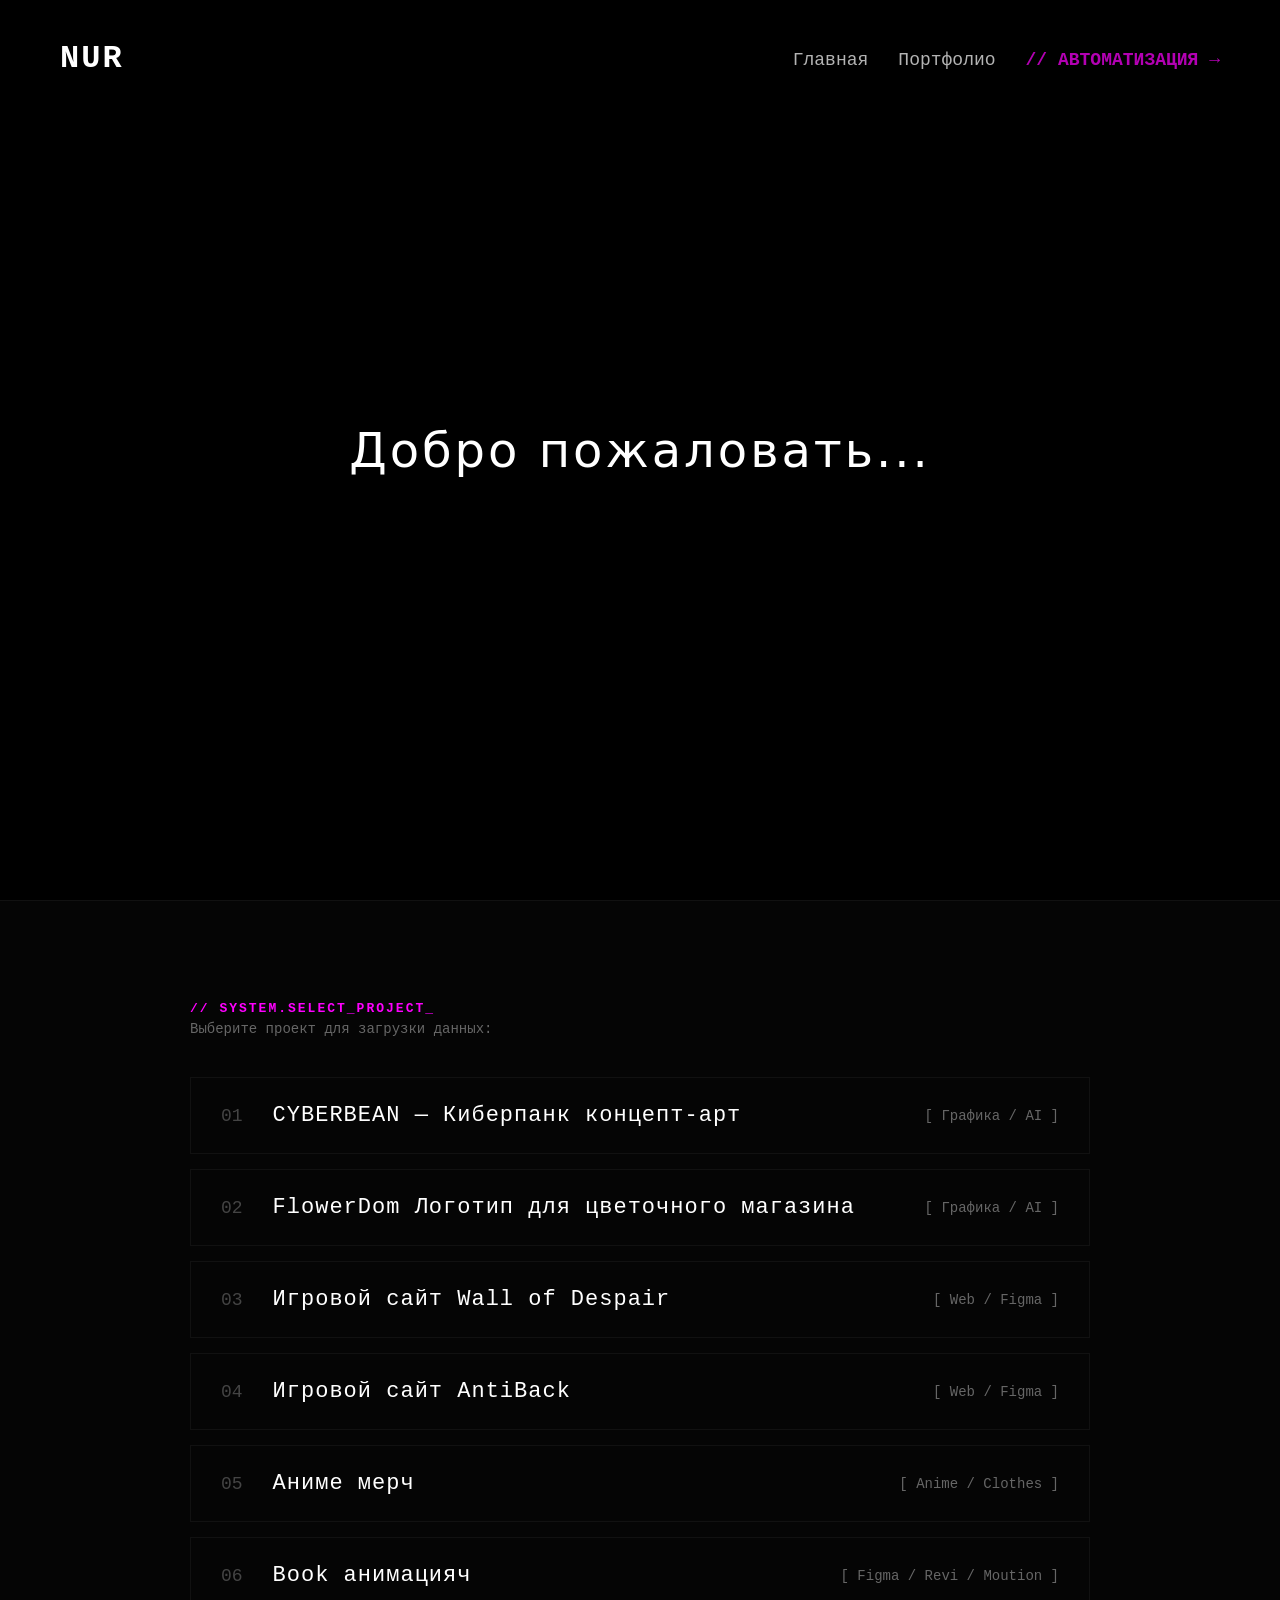
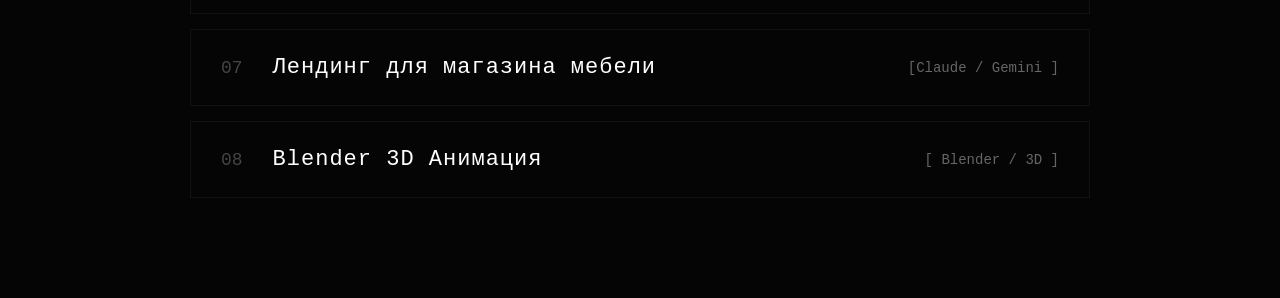
<file: index.html>
<!DOCTYPE html>
<html lang="ru">
<head>
    <meta charset="UTF-8">
    <meta name="viewport" content="width=device-width, initial-scale=1.0">
    <title>NUR</title>
    <link rel="stylesheet" href="style.css">
</head>
<body>

    <!-- Шапка сайта -->
    <header class="header">
        <div class="logo-block">
            <span class="brand">NUR</span>
        </div>
        <nav class="nav">
            <a href="#main" class="nav-link">Главная</a>
            <a href="#portfolio" class="nav-link">Портфолио</a>
            <a href="index-automation.html" class="nav-link" style="color: #ff00ff; font-weight: bold;">// АВТОМАТИЗАЦИЯ →</a>
        </nav>
    </header>

    <!-- Главный экран -->
    <main class="welcome-screen" id="main">
        <h2 class="welcome-text">Добро пожаловать...</h2>
    </main>

    <section class="portfolio-section" id="portfolio">
    <div class="menu-container">
        
        <!-- Декоративная киберпанк-плашка для атмосферы -->
        <div class="menu-header">
            <span class="system-status">// SYSTEM.SELECT_PROJECT_</span>
            <p class="menu-hint">Выберите проект для загрузки данных:</p>
        </div>

        <!-- Сам список-меню -->
        <div class="project-menu">
            
            <!-- Проект 1: Cyberbean (Графика) -->
            <a href="project-cyberbean.html" class="menu-item">
                <span class="item-number">01</span>
                <span class="item-name">CYBERBEAN — Киберпанк концепт-арт</span>
                <span class="item-type">[ Графика / AI ]</span>
            </a>

            <!-- Проект 2: Игровой сайт (Ваш текущий сайт) -->
            <a href="project-flowerDom.html" class="menu-item">
                <span class="item-number">02</span>
                <span class="item-name">FlowerDom Логотип для цветочного магазина</span>
                <span class="item-type">[ Графика / AI ]</span>
            </a>

            <!-- Проект 3: Второй сайт из Figma -->
            <a href="project-site-Wall of despair.html" class="menu-item">
                <span class="item-number">03</span>
                <span class="item-name">Игровой сайт Wall of Despair</span>
                <span class="item-type">[ Web / Figma ]</span>
            </a>

            <!-- Проект 4: Третий сайт из Figma -->
            <a href="project-site-AntiBack.html" class="menu-item">
                <span class="item-number">04</span>
                <span class="item-name">Игровой сайт AntiBack</span>
                <span class="item-type">[ Web / Figma ]</span>
            </a>

             <a href="project-clothes.html" class="menu-item">
                <span class="item-number">05</span>
                <span class="item-name">Аниме мерч</span>
                <span class="item-type">[ Anime / Clothes  ]</span>
            </a>

              <a href="project-moution_book.html" class="menu-item">
                <span class="item-number">06</span>
                <span class="item-name">Book анимацияч</span>
                <span class="item-type">[ Figma / Revi / Moution  ]</span>
            </a>

            <a href="landing/furniture/catalog.html" class="menu-item">
                <span class="item-number">07</span>
                <span class="item-name">Лендинг для магазина мебели</span>
                <span class="item-type">[Claude / Gemini ]</span>
            </a>
            <a href="project-blender.html" class="menu-item">
                <span class="item-number">08</span>
                <span class="item-name">Blender 3D Анимация</span>
                <span class="item-type">[ Blender / 3D ]</span>
            </a>
        </div>
    </div>
</section>

</body>
</html>
</file>
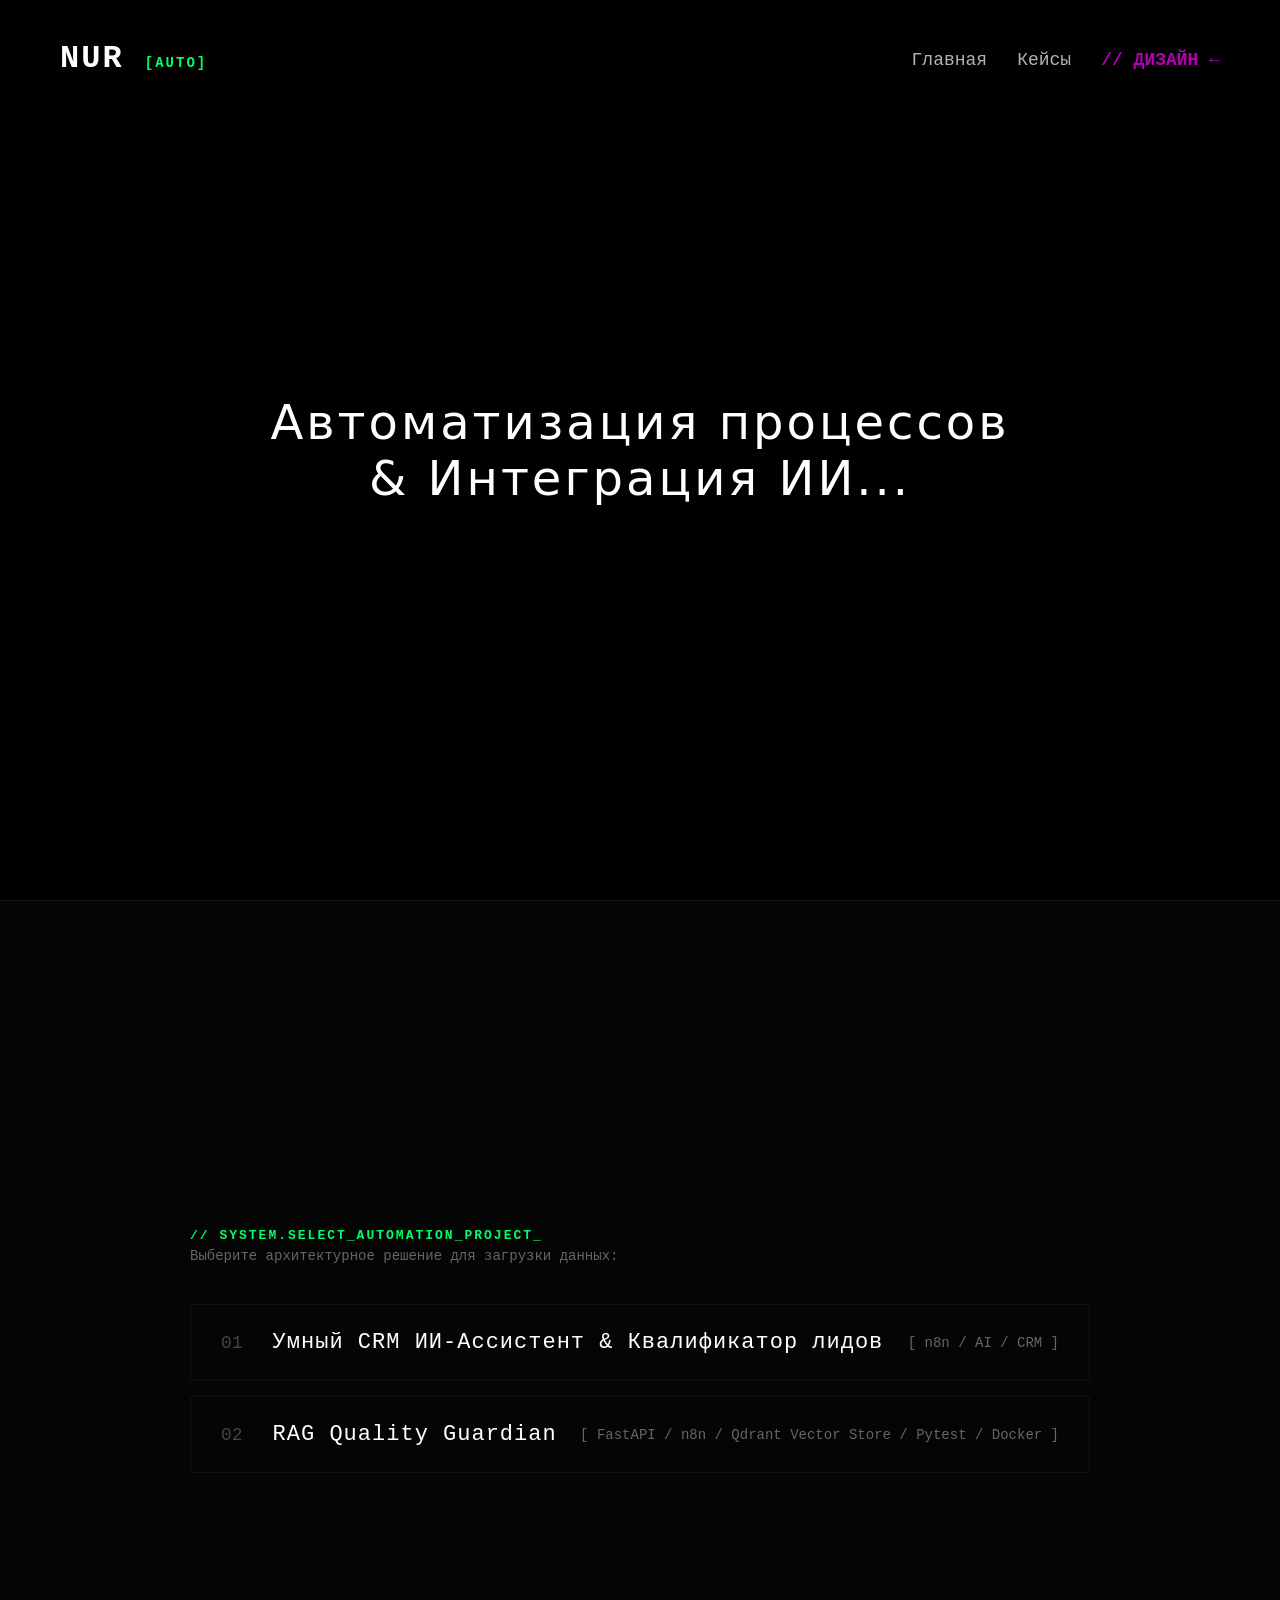
<file: index-automation.html>
<!DOCTYPE html>
<html lang="ru">
<head>
    <meta charset="UTF-8">
    <meta name="viewport" content="width=device-width, initial-scale=1.0">
    <title>NUR | Automation & AI</title>
    <link rel="stylesheet" href="style.css">
    <link rel="stylesheet" href="automation.css">
</head>
<body>

    <header class="header">
        <div class="logo-block">
            <span class="brand">NUR <span style="font-size: 14px; color: #00ff66;">[AUTO]</span></span>
        </div>
        <nav class="nav">
            <a href="#main" class="nav-link">Главная</a>
            <a href="#portfolio" class="nav-link">Кейсы</a>
            <a href="index.html" class="nav-link" style="color: #ff00ff; font-weight: bold;">// ДИЗАЙН ←</a>
        </nav>
    </header>

    <main class="welcome-screen" id="main">
        <h2 class="welcome-text">Автоматизация процессов <br>& Интеграция ИИ...</h2>
    </main>

    <section class="portfolio-section" id="portfolio">
        
        

        <div class="menu-container">
            
            <div class="menu-header">
                <span class="system-status" style="color: #00ff66;">// SYSTEM.SELECT_AUTOMATION_PROJECT_</span>
                <p class="menu-hint">Выберите архитектурное решение для загрузки данных:</p>
            </div>

            <div class="project-menu">
                
                <a href="project-automation-crm.html" class="menu-item">
                    <span class="item-number">01</span>
                    <span class="item-name">Умный CRM ИИ-Ассистент & Квалификатор лидов</span>
                    <span class="item-type">[ n8n / AI  / CRM ]</span>
                </a>

                <a href="rag_evaluate.html" class="menu-item">
                    <span class="item-number">02</span>
                    <span class="item-name">RAG Quality Guardian</span>
                    <span class="item-type">[ FastAPI /  n8n /  Qdrant Vector Store / Pytest / Docker ]</span>
                </a>


            </div>
        </div>
    </section>

</body>
</html>
</file>
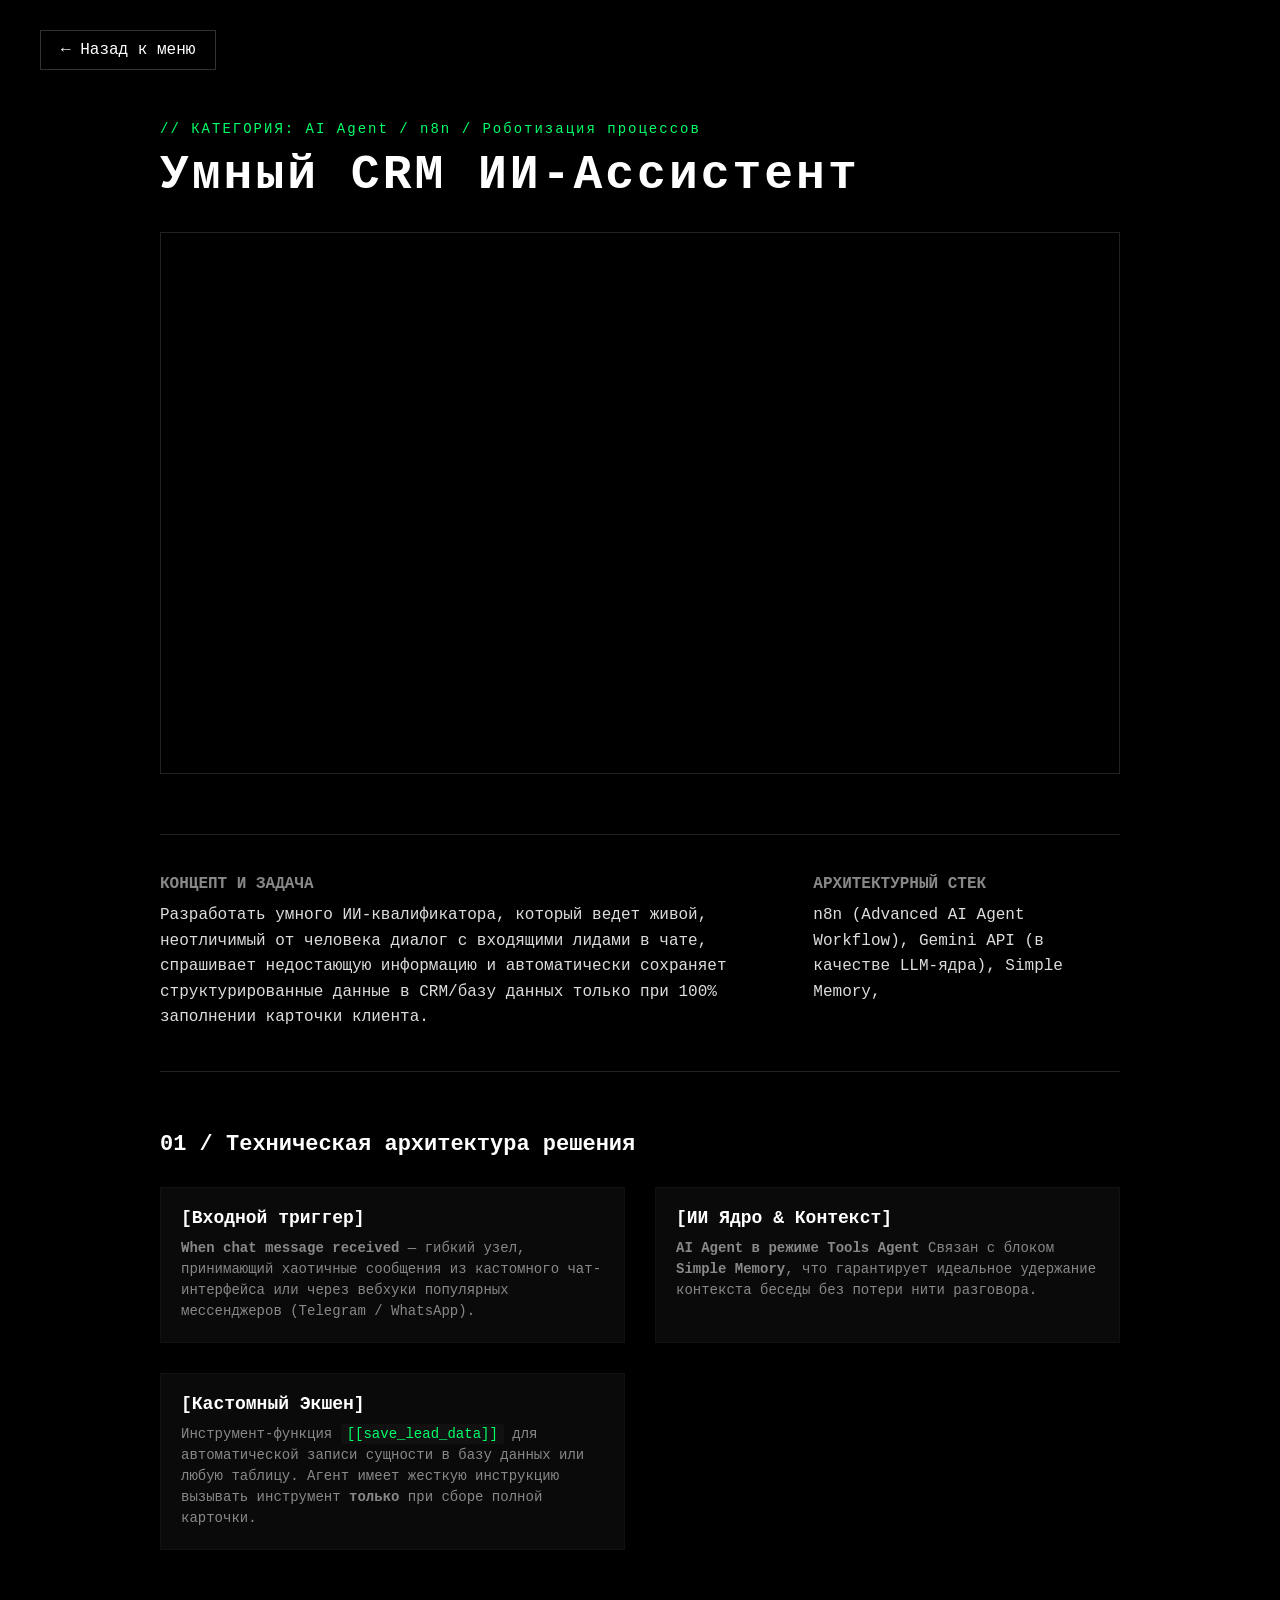
<file: project-automation-crm.html>
<!DOCTYPE html>
<html lang="ru">
<head>
    <meta charset="UTF-8">
    <meta name="viewport" content="width=device-width, initial-scale=1.0">
    <title>Кейс | Умный CRM ИИ-Ассистент</title>
    <link rel="stylesheet" href="style.css">
    <link rel="stylesheet" href="project-style.css">
    <link rel="stylesheet" href="automation.css">
   
</head>
<body>

    <!-- Кнопка возврата на главную страницу автоматизации -->
    <a href="index-automation.html" class="back-btn">← Назад к меню</a>

    <main class="project-page-container">
        
        <!-- Шаг 1: Экран демонстрации (Видео кейса) -->
        <section class="hero-block">
            <span class="project-tag automation-tag">// КАТЕГОРИЯ: AI Agent / n8n / Роботизация процессов</span>
            <h1 class="project-main-title">Умный CRM ИИ-Ассистент</h1>
            
            <div class="video-container">
                <iframe 
                    src="https://drive.google.com/file/d/1Gho8ooZpQUu0YBjF0NP8NiqAYk09ixDW/preview" 
                    allow="autoplay; fullscreen" 
                    loading="lazy">
                </iframe>
            </div>
                
            
        </section>

        <!-- Шаг 2: Краткое инфо для заказчика / бизнес-логика -->
        <section class="info-block">
            <div class="info-item">
                <h3>Концепт и Задача</h3>
                <p>Разработать умного ИИ-квалификатора, который ведет живой, неотличимый от человека диалог с входящими лидами в чате, спрашивает недостающую информацию и автоматически сохраняет структурированные данные в CRM/базу данных только при 100% заполнении карточки клиента.</p>
            </div>
            <div class="info-item">
                <h3>Архитектурный стек</h3>
                <p>n8n (Advanced AI Agent Workflow), Gemini API (в качестве LLM-ядра), Simple Memory,   </p>
            </div>
        </section>

        <!-- Шаг 3: Архитектурная связка по блокам -->
        <section class="steps-block">
            <h2 class="section-title">01 / Техническая архитектура решения</h2>
            
            <div class="steps-grid">
                <!-- Триггер -->
                <div class="step-card">
                    <h4>[Входной триггер]</h4>
                    <p style="margin-top: 10px;"><strong>When chat message received</strong> — гибкий узел, принимающий хаотичные сообщения из кастомного чат-интерфейса или через вебхуки популярных мессенджеров (Telegram / WhatsApp).</p>
                </div>

                <!-- Ядро ИИ -->
                <div class="step-card">
                    <h4>[ИИ Ядро & Контекст]</h4>
                    <p style="margin-top: 10px;"><strong>AI Agent в режиме Tools Agent</strong> Связан с блоком <strong>Simple Memory</strong>, что гарантирует идеальное удержание контекста беседы без потери нити разговора.</p>
                </div>

                <!-- Инструмент -->
                <div class="step-card">
                    <h4>[Кастомный Экшен]</h4>
                    <p style="margin-top: 10px;">Инструмент-функция <span class="code-highlight">[[save_lead_data]]</span> для автоматической записи сущности  в базу данных или любую таблицу. Агент имеет жесткую инструкцию вызывать инструмент <strong>только</strong> при сборе полной карточки.</p>
                </div>

                <!-- Фронтенд -->
                 
            </div>
        </section>

        <!-- Шаг 4: Алгоритм и сценарий демо-ролика -->
      

    </main>

</body>
</html>
</file>
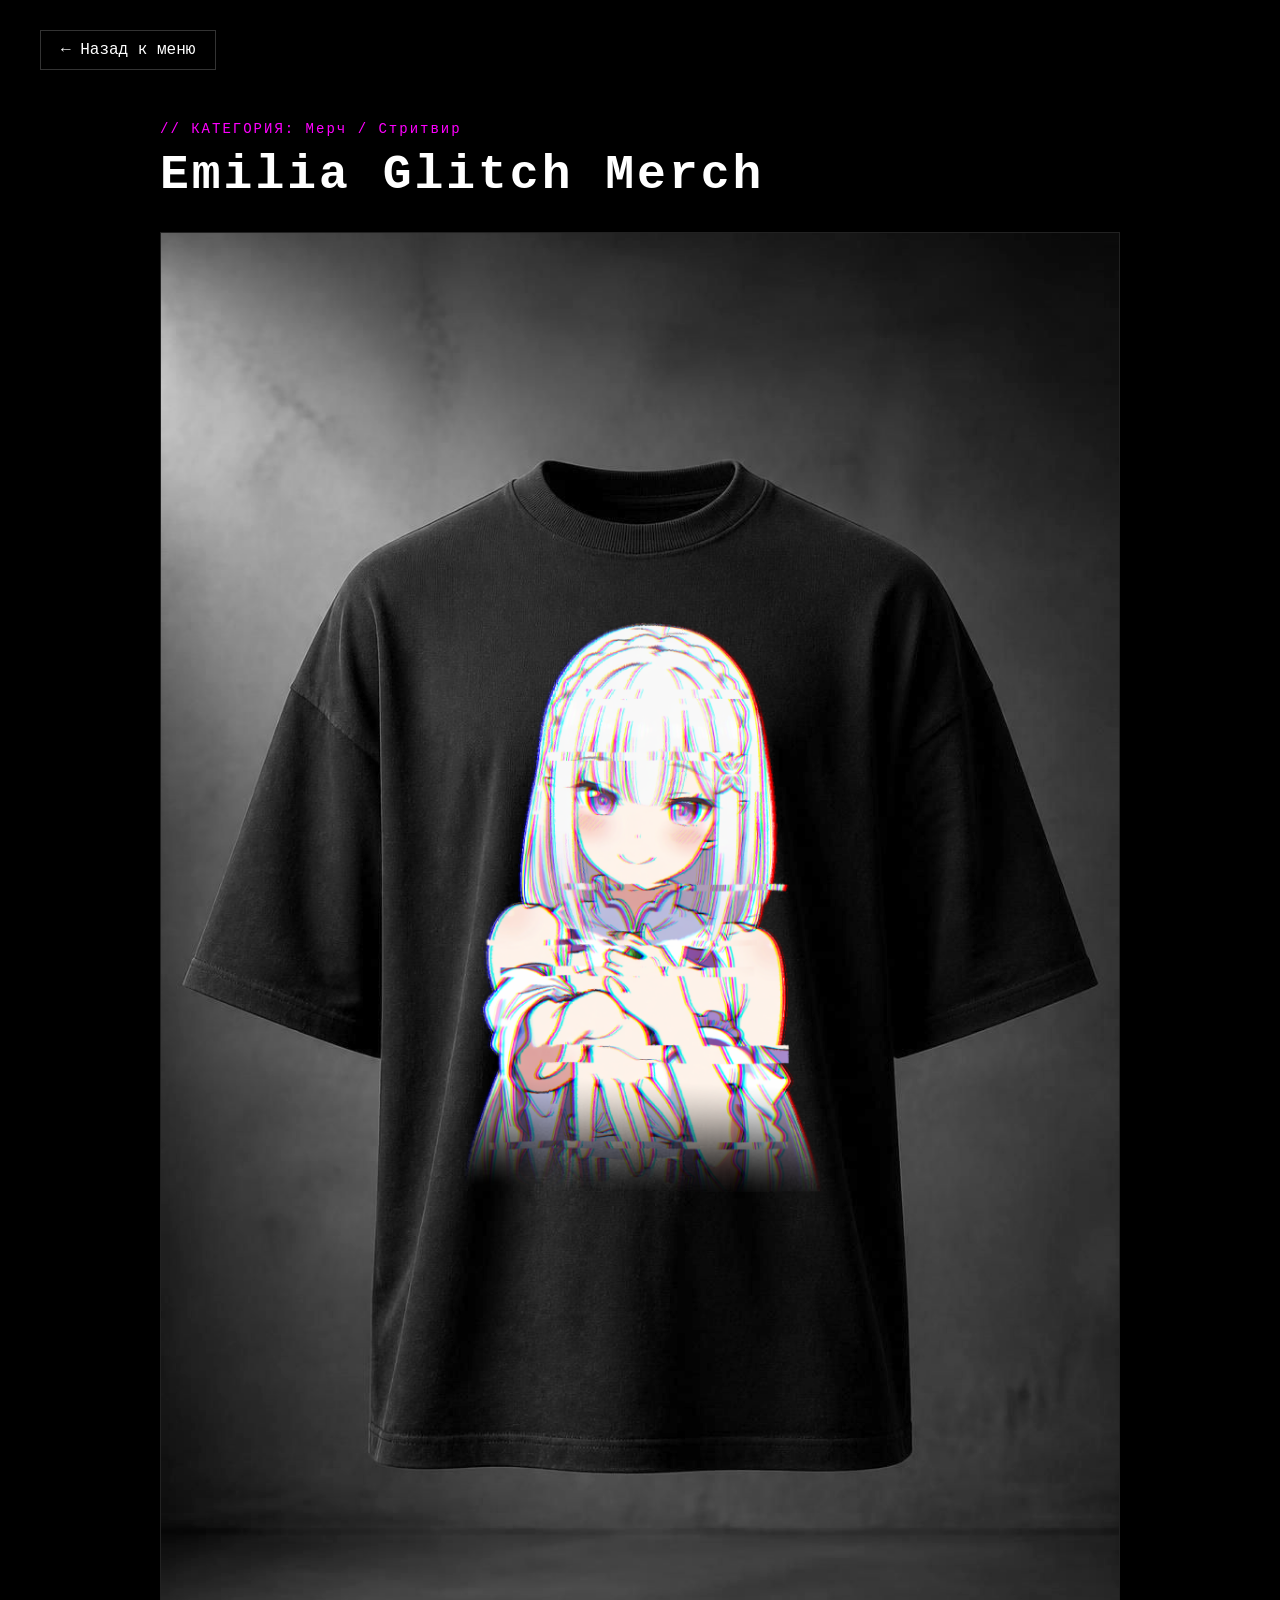
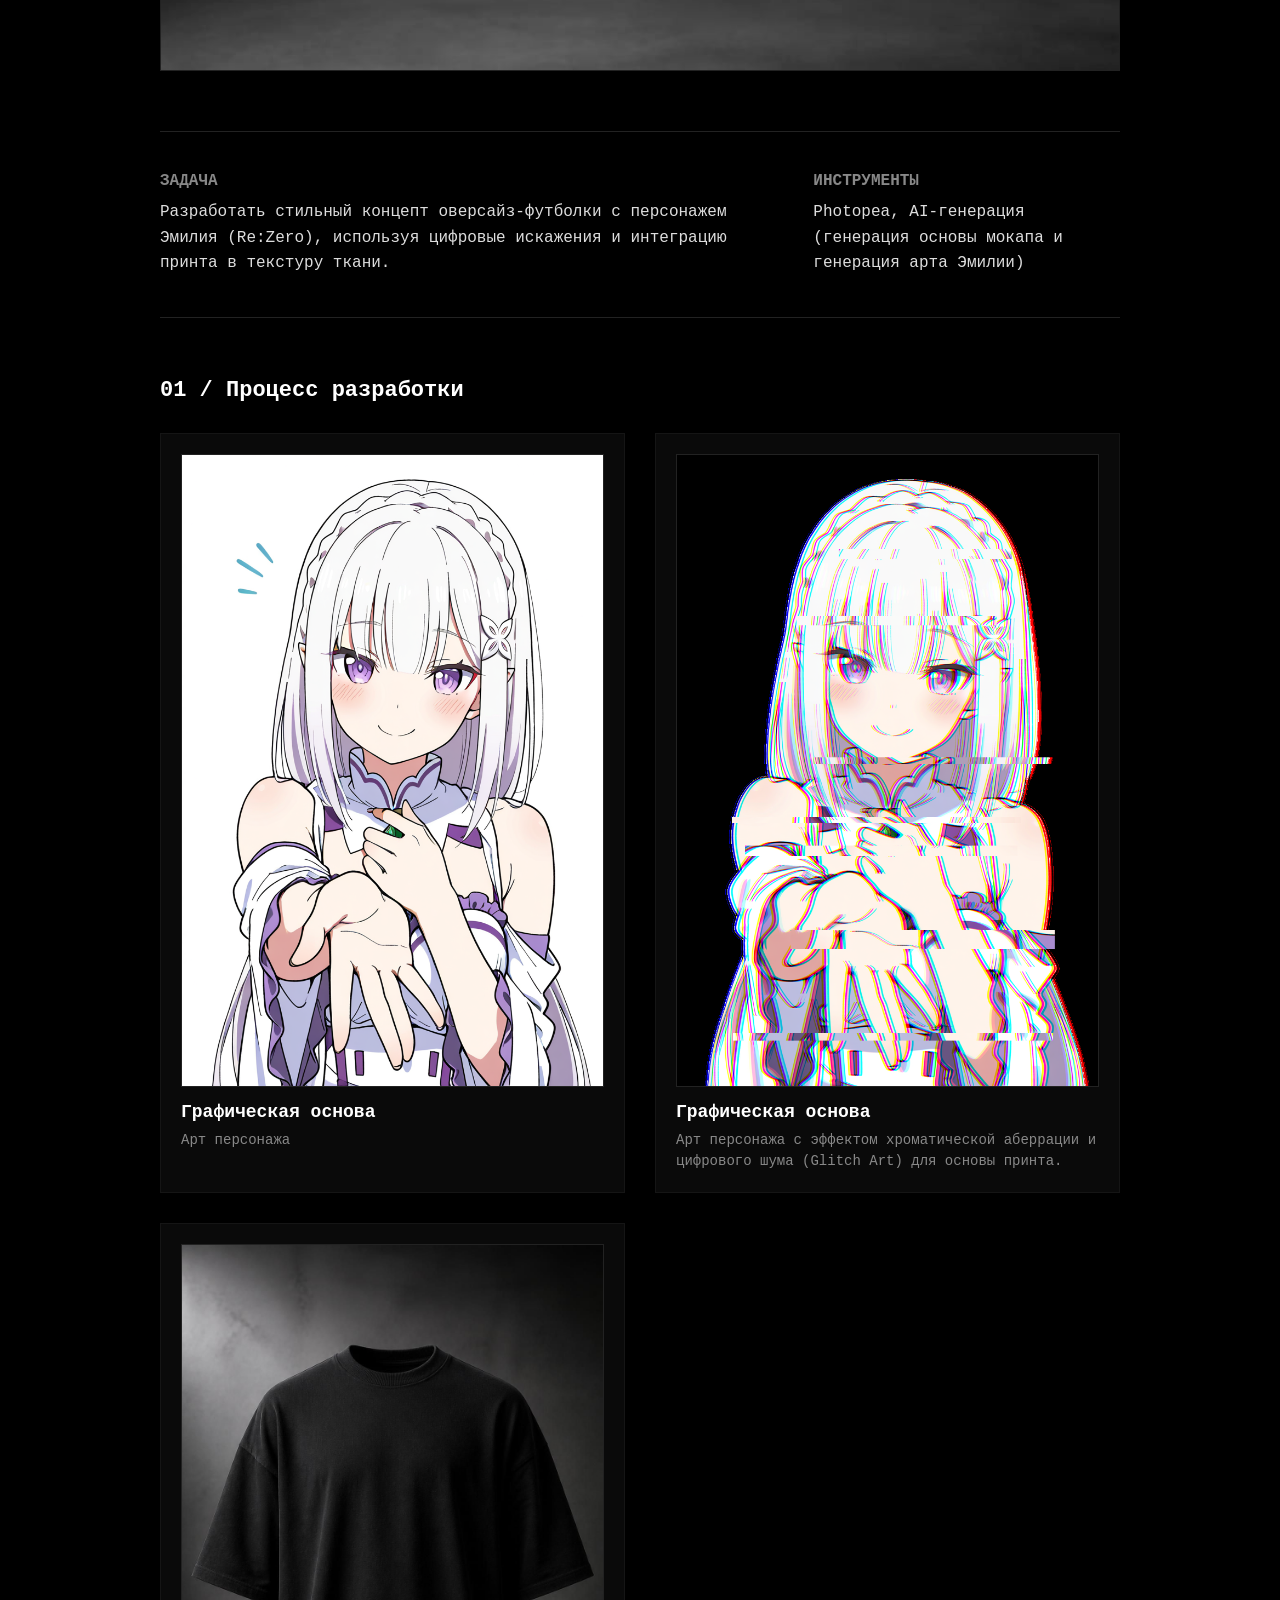
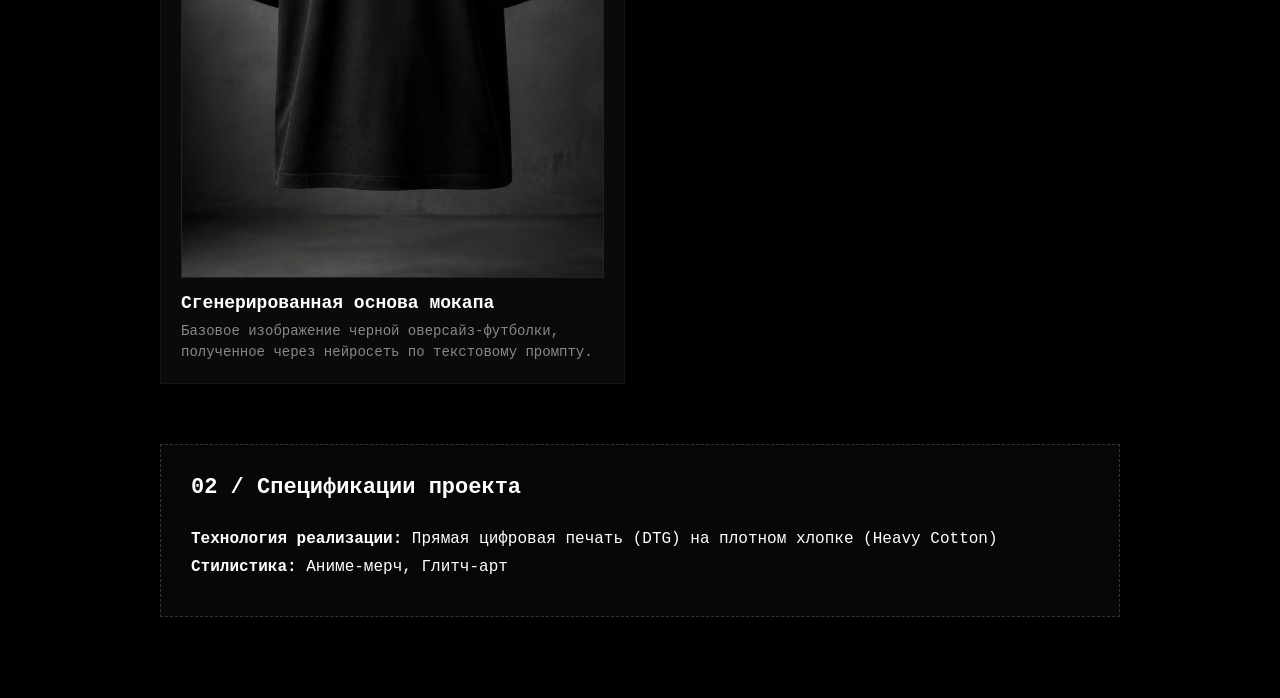
<file: project-clothes.html>
<!DOCTYPE html>
<html lang="ru">
<head>
    <meta charset="UTF-8">
    <meta name="viewport" content="width=device-width, initial-scale=1.0">
    <title>Мерч | Re:Zero Emilia Glitch-Art</title>
    <link rel="stylesheet" href="style.css">
    <link rel="stylesheet" href="project-style.css"> <!-- Дополнительные стили шаблона -->
</head>
<body>

    <!-- Кнопка возврата на главную -->
    <a href="index.html" class="back-btn">← Назад к меню</a>

    <main class="project-page-container">
        
        <!-- Шаг 1: Огромный главный экран (Финальный концепт) -->
        <section class="hero-block">
            <span class="project-tag">// КАТЕГОРИЯ: Мерч / Стритвир</span>
            <h1 class="project-main-title">Emilia Glitch Merch</h1>
            <div class="main-image-holder">
                <!-- Сюда вставляем финальный мокап, который мы сделали -->
                <img src="img/Clothes/T-Shirt.png" alt="Финальный концепт футболки">
            </div>
        </section>

        <!-- Шаг 2: Краткое инфо для HR-а -->
        <section class="info-block">
            <div class="info-item">
                <h3>Задача</h3>
                <p>Разработать стильный концепт оверсайз-футболки с персонажем Эмилия (Re:Zero), используя цифровые искажения и интеграцию принта в текстуру ткани.</p>
            </div>
            <div class="info-item">
                <h3>Инструменты</h3>
                <p>Photopea, AI-генерация (генерация основы мокапа и генерация арта Эмилии)</p>
            </div>
        </section>

        <!-- Шаг 3: Процесс создания / Сгенерированные части -->
        <section class="steps-block">
            <h2 class="section-title">01 / Процесс разработки</h2>
            
            <div class="steps-grid">
                <!-- Элемент процесса 1 -->
                <div class="step-card">
                    <div class="step-img-wrapper">
                        <!-- Исходный арт Эмилии с глитчем -->
                        <img src="img/Clothes/Emilia.png" alt="Исходный арт Эмилии">
                    </div>
                    <h4>Графическая основа</h4>
                    <p>Арт персонажа</p>
                </div>
            <div class="step-card">
                                <div class="step-img-wrapper">
                                    <!-- Исходный арт Эмилии с глитчем -->
                                    <img src="img/Clothes/Emilia_Glithc.png" alt="Исходный арт Эмилии">
                                </div>
                                <h4>Графическая основа</h4>
                                <p>Арт персонажа с эффектом хроматической аберрации и цифрового шума (Glitch Art) для основы принта.</p>
                            </div>
                <!-- Элемент процесса 2 -->
                <div class="step-card">
                    <div class="step-img-wrapper">
                        <!-- Исходная пустая футболка, которую сгенерировали -->
                        <img src="img/Clothes/T-Shirt_Mockup.jpeg" alt="Пустой мокап">
                    </div>
                    <h4>Сгенерированная основа мокапа</h4>
                    <p>Базовое изображение черной оверсайз-футболки, полученное через нейросеть по текстовому промпту.</p>
                </div>

                <!-- Элемент процесса 3 (Исправлено положение в сетке) -->
               
            </div> <!-- Конец сетки steps-grid -->
        </section>

        <!-- Шаг 4: UI-Kit / Дополнительные материалы -->
        <section class="uikit-section">
            <h2 class="section-title">02 / Спецификации проекта</h2>
            <div class="specs-wrapper">
                <p><strong>Технология реализации:</strong> Прямая цифровая печать (DTG) на плотном хлопке (Heavy Cotton)</p>
                <p><strong>Стилистика:</strong> Аниме-мерч, Глитч-арт</p>
            </div>
        </section>

    </main>

</body>
</html>
</file>
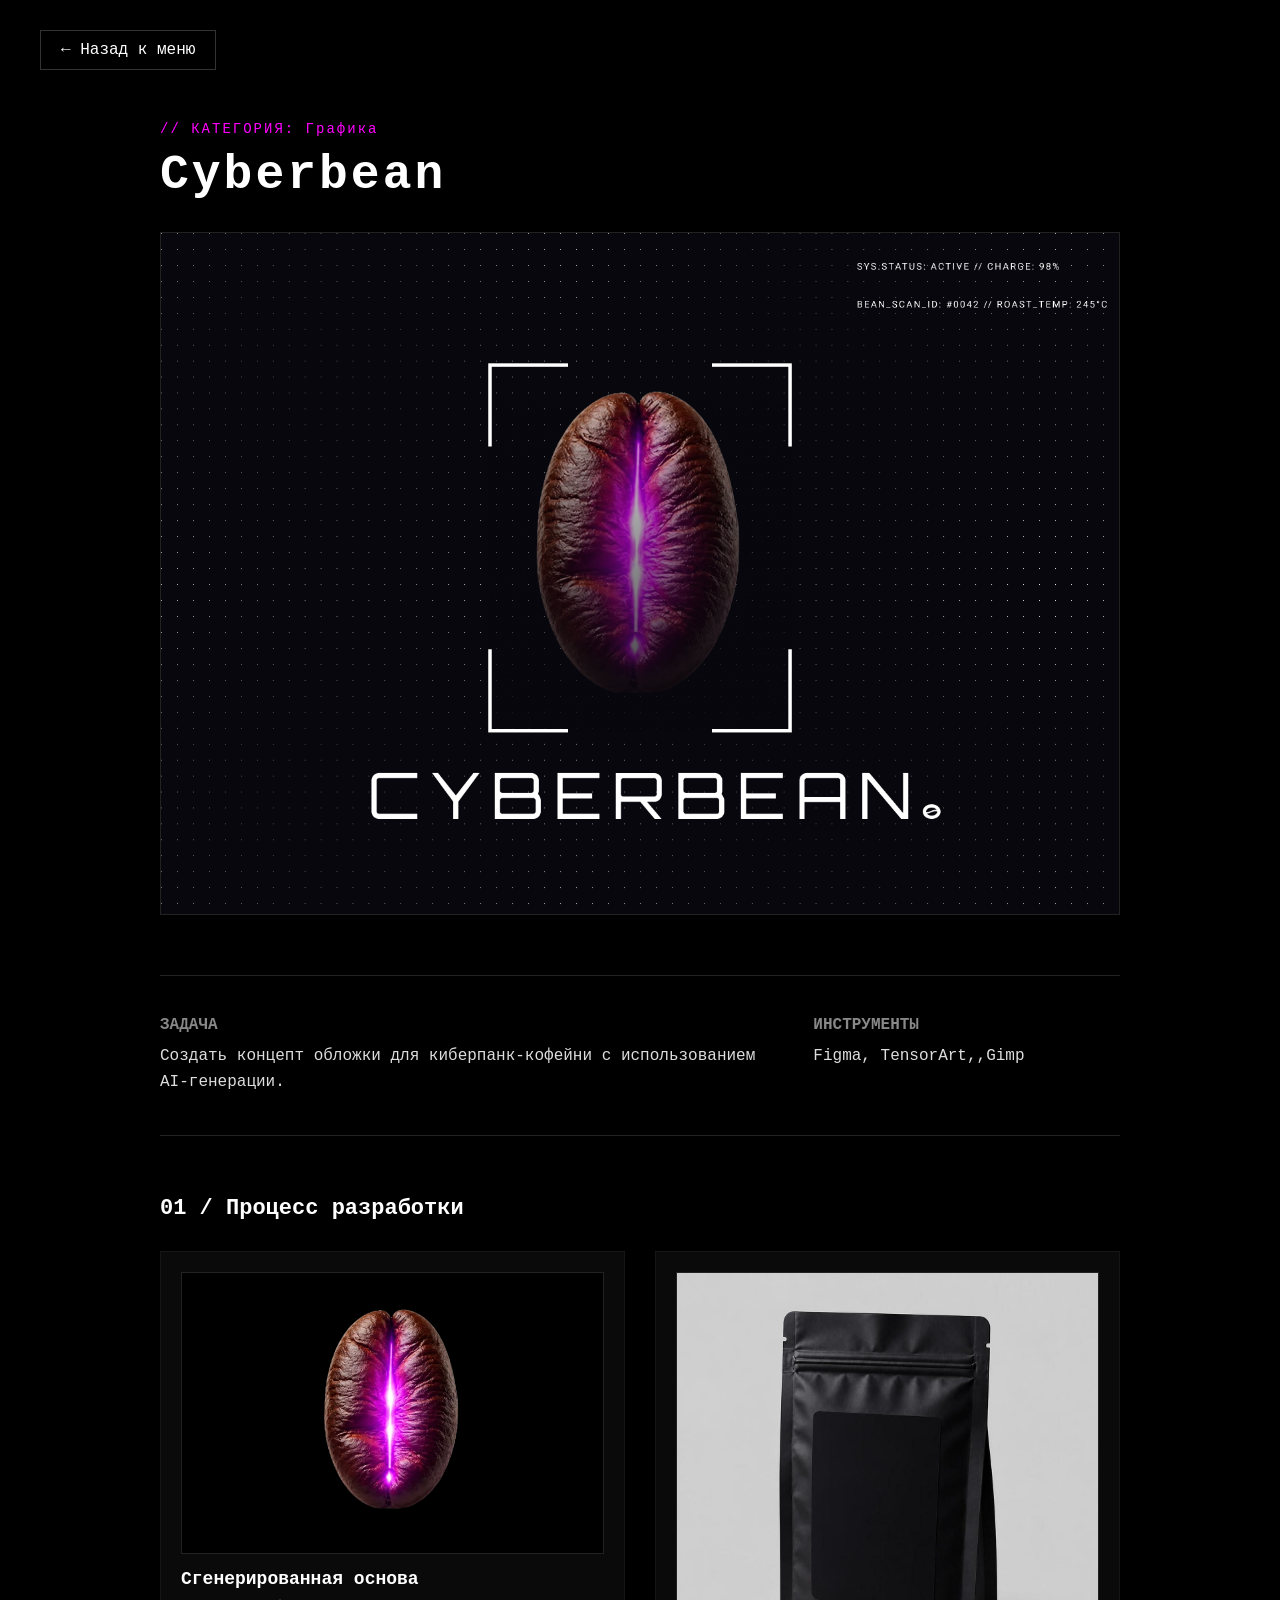
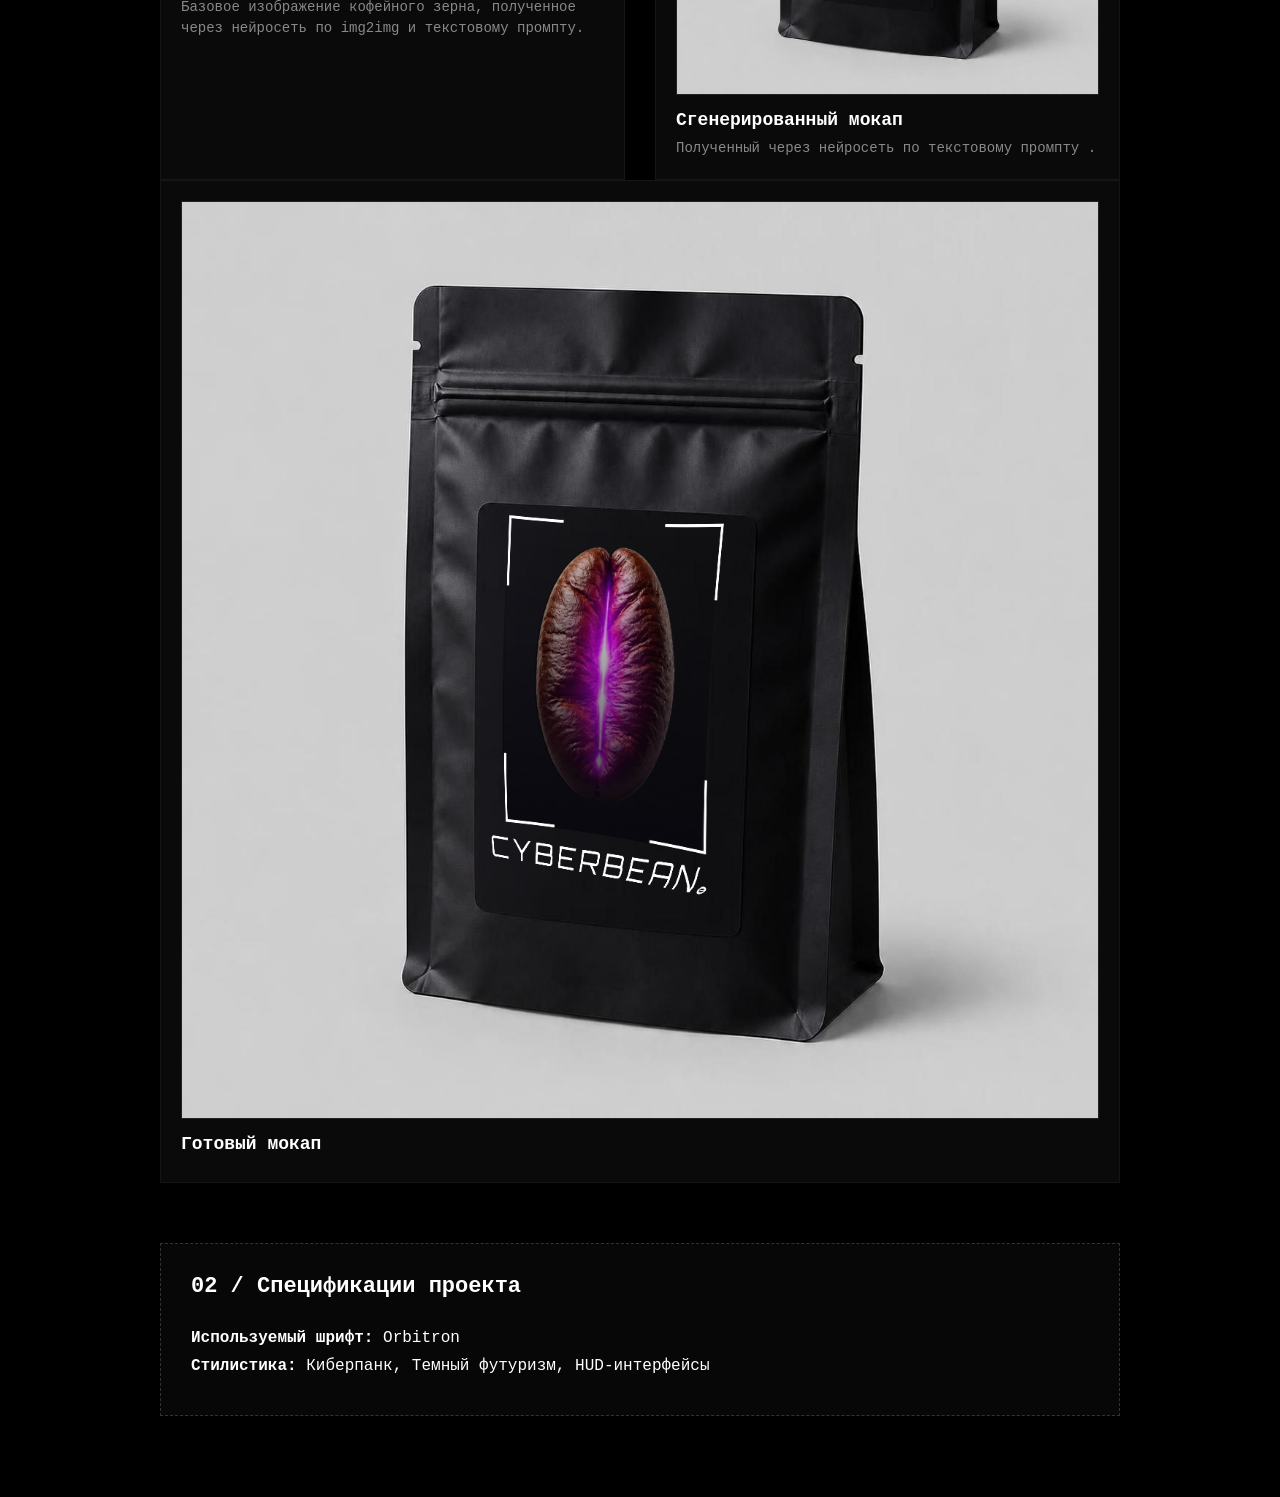
<file: project-cyberbean.html>
<!DOCTYPE html>
<html lang="ru">
<head>
    <meta charset="UTF-8">
    <meta name="viewport" content="width=device-width, initial-scale=1.0">
    <title>Проект | Название Проекта</title>
    <link rel="stylesheet" href="style.css">
    <link rel="stylesheet" href="project-style.css"> <!-- Дополнительные стили шаблона -->
</head>
<body>

    <!-- Кнопка возврата на главную -->
    <a href="index.html" class="back-btn">← Назад к меню</a>

    <main class="project-page-container">
        
        <!-- Шаг 1: Огромный главный экран (Финальный концепт) -->
        <section class="hero-block">
            <span class="project-tag">// КАТЕГОРИЯ: Графика</span>
            <h1 class="project-main-title">Cyberbean</h1>
            <div class="main-image-holder">
                <!-- Сюда вставляется главная финальная картинка -->
                <img src="img/cyberbean/Final.png" alt="Финальный концепт">
            </div>
        </section>

        <!-- Шаг 2: Краткое инфо для HR-а -->
        <section class="info-block">
            <div class="info-item">
                <h3>Задача</h3>
                <p>Создать концепт обложки для киберпанк-кофейни с использованием AI-генерации.</p>
            </div>
            <div class="info-item">
                <h3>Инструменты</h3>
                <p>Figma, TensorArt,,Gimp</p>
            </div>
        </section>

        <!-- Шаг 3: Процесс создания / Сгенерированные части -->
        <section class="steps-block">
            <h2 class="section-title">01 / Процесс разработки</h2>
            
            <div class="steps-grid">
                <!-- Элемент процесса 1 -->
                <div class="step-card">
                    <div class="step-img-wrapper">
                        <img src="img/cyberbean/CoffeeBean.png" alt="Исходник">
                    </div>
                    <h4>Сгенерированная основа</h4>
                    <p>Базовое изображение кофейного зерна, полученное через нейросеть по img2img и текстовому промпту.</p>
                </div>

                <!-- Элемент процесса 2 -->
                <div class="step-card">
                    <div class="step-img-wrapper">
                        <img src="img/cyberbean/Mockup.jpeg" alt="Детали">
                    </div>
                    <h4>Сгенерированный мокап</h4>
                    <p>Полученный через нейросеть по текстовому промпту .</p>
                </div>
            </div>
             <!-- Элемент процесса 2 -->
                <div class="step-card">
                    <div class="step-img-wrapper">
                        <img src="img/cyberbean/Final Mockup.png" alt="Детали">
                    </div>
                    <h4>Готовый мокап</h4>
                    
                </div>
            </div>
        </section>

        <!-- Шаг 4: UI-Kit / Дополнительные материалы -->
        <section class="uikit-section">
            <h2 class="section-title">02 / Спецификации проекта</h2>
            <div class="specs-wrapper">
                <p><strong>Используемый шрифт:</strong> Orbitron</p>
                <p><strong>Стилистика:</strong> Киберпанк, Темный футуризм, HUD-интерфейсы</p>
            </div>
        </section>

    </main>

</body>
</html>
</file>
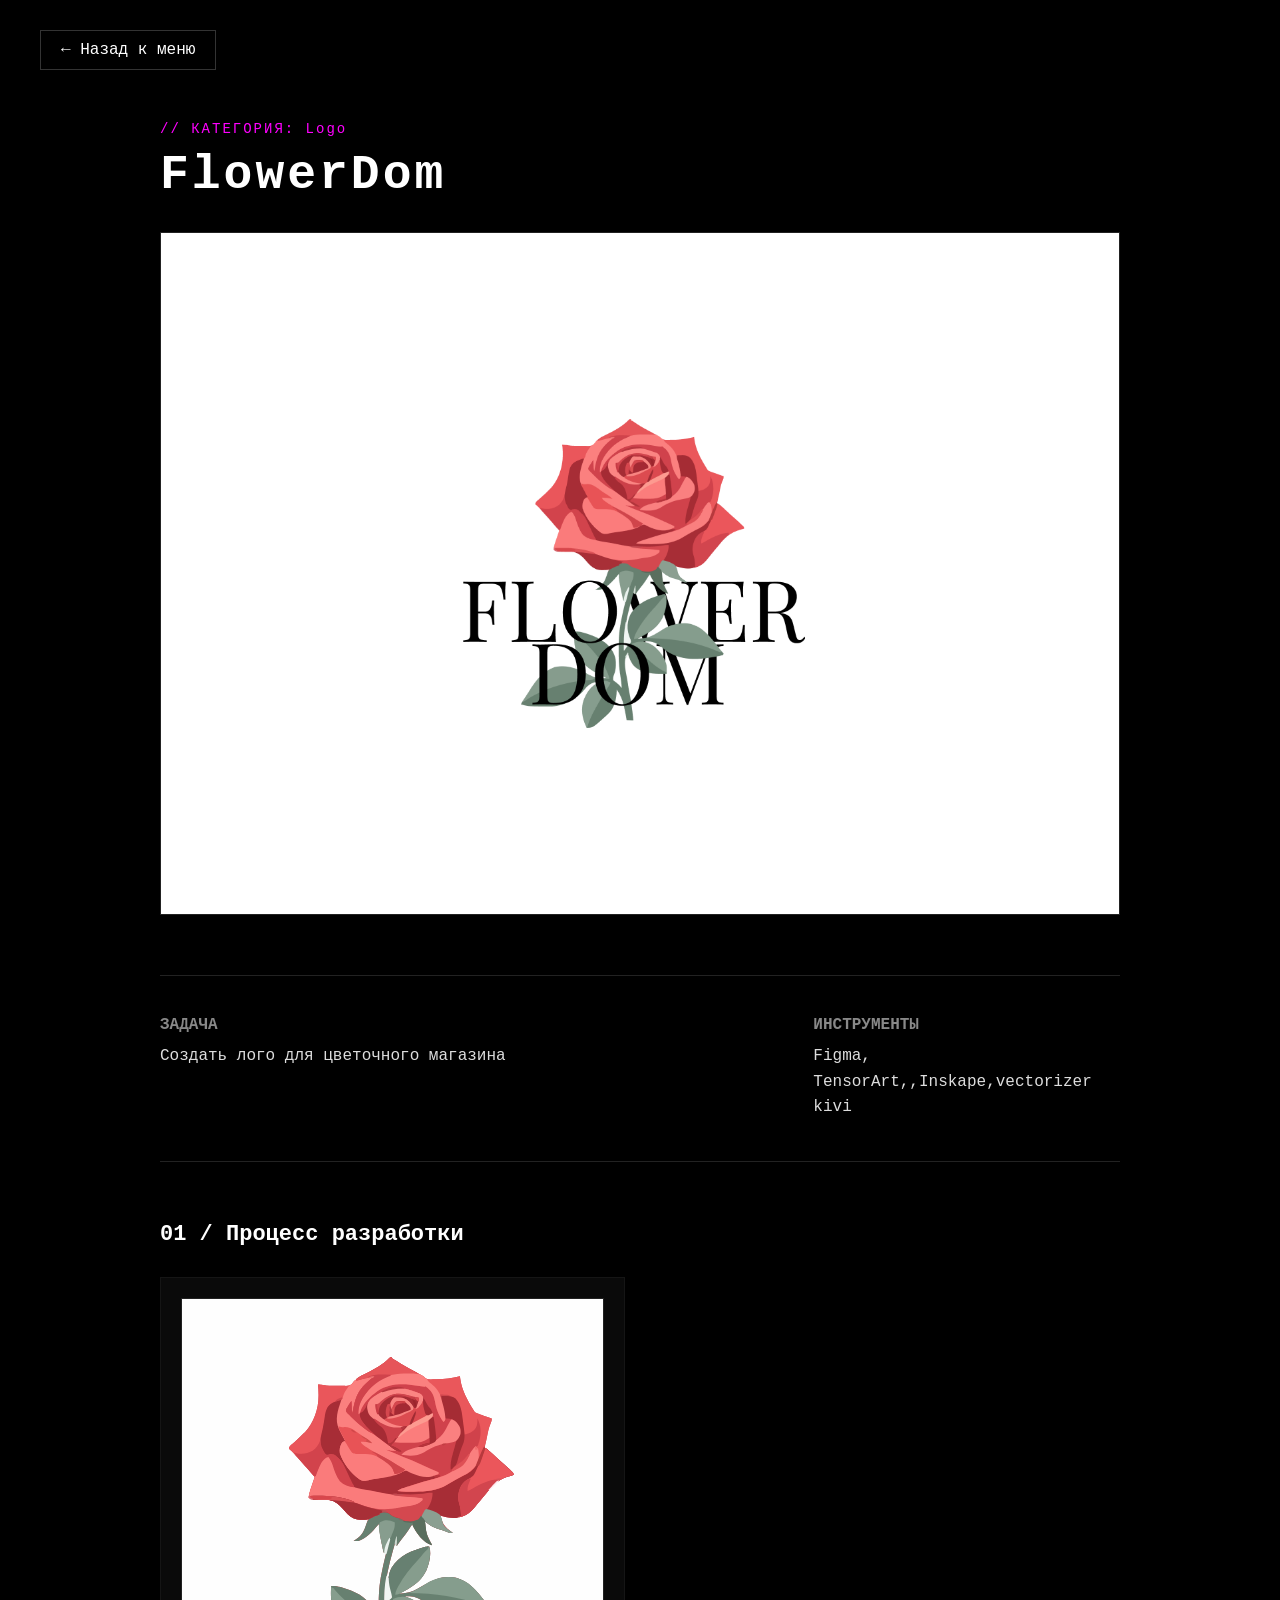
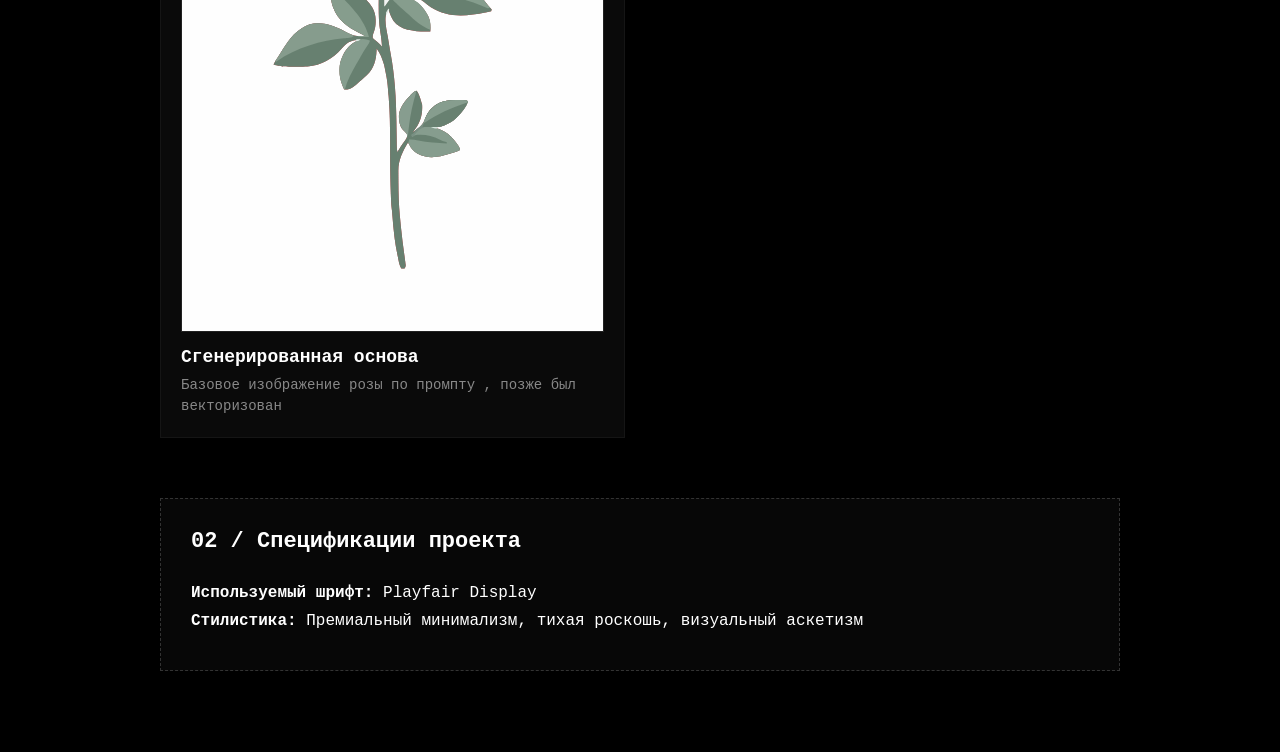
<file: project-flowerDom.html>
<!DOCTYPE html>
<html lang="ru">
<head>
    <meta charset="UTF-8">
    <meta name="viewport" content="width=device-width, initial-scale=1.0">
    <title>Проект | Название Проекта</title>
    <link rel="stylesheet" href="style.css">
    <link rel="stylesheet" href="project-style.css"> <!-- Дополнительные стили шаблона -->
</head>
<body>

    <!-- Кнопка возврата на главную -->
    <a href="index.html" class="back-btn">← Назад к меню</a>

    <main class="project-page-container">
        
        <!-- Шаг 1: Огромный главный экран (Финальный концепт) -->
        <section class="hero-block">
            <span class="project-tag">// КАТЕГОРИЯ: Logo</span>
            <h1 class="project-main-title">FlowerDom</h1>
            <div class="main-image-holder">
                <!-- Сюда вставляется главная финальная картинка -->
                <img src="img/flowerDom/file cover - 1.png" alt="Финальный концепт">
            </div>
        </section>

        <!-- Шаг 2: Краткое инфо для HR-а -->
        <section class="info-block">
            <div class="info-item">
                <h3>Задача</h3>
                <p>Создать лого для цветочного магазина</p>
            </div>
            <div class="info-item">
                <h3>Инструменты</h3>
                <p>Figma, TensorArt,,Inskape,vectorizer kivi</p>
            </div>
        </section>

        <!-- Шаг 3: Процесс создания / Сгенерированные части -->
        <section class="steps-block">
            <h2 class="section-title">01 / Процесс разработки</h2>
            
            <div class="steps-grid">
                <!-- Элемент процесса 1 -->
                <div class="step-card">
                    <div class="step-img-wrapper">
                        <img src="img/flowerDom/7f404f77-d4f3-4bbd-870b-b2e3bde6b104.svg" alt="Исходник">
                    </div>
                    <h4>Сгенерированная основа</h4>
                    <p>Базовое изображение розы по промпту , позже был векторизован</p>
                </div>
 
            </div>
            
        </section>

        <!-- Шаг 4: UI-Kit / Дополнительные материалы -->
        <section class="uikit-section">
            <h2 class="section-title">02 / Спецификации проекта</h2>
            <div class="specs-wrapper">
                <p><strong>Используемый шрифт:</strong> Playfair Display</p>
               <p><strong>Стилистика:</strong> Премиальный минимализм, тихая роскошь, визуальный аскетизм</p>
            </div>
        </section>

    </main>

</body>
</html>
</file>
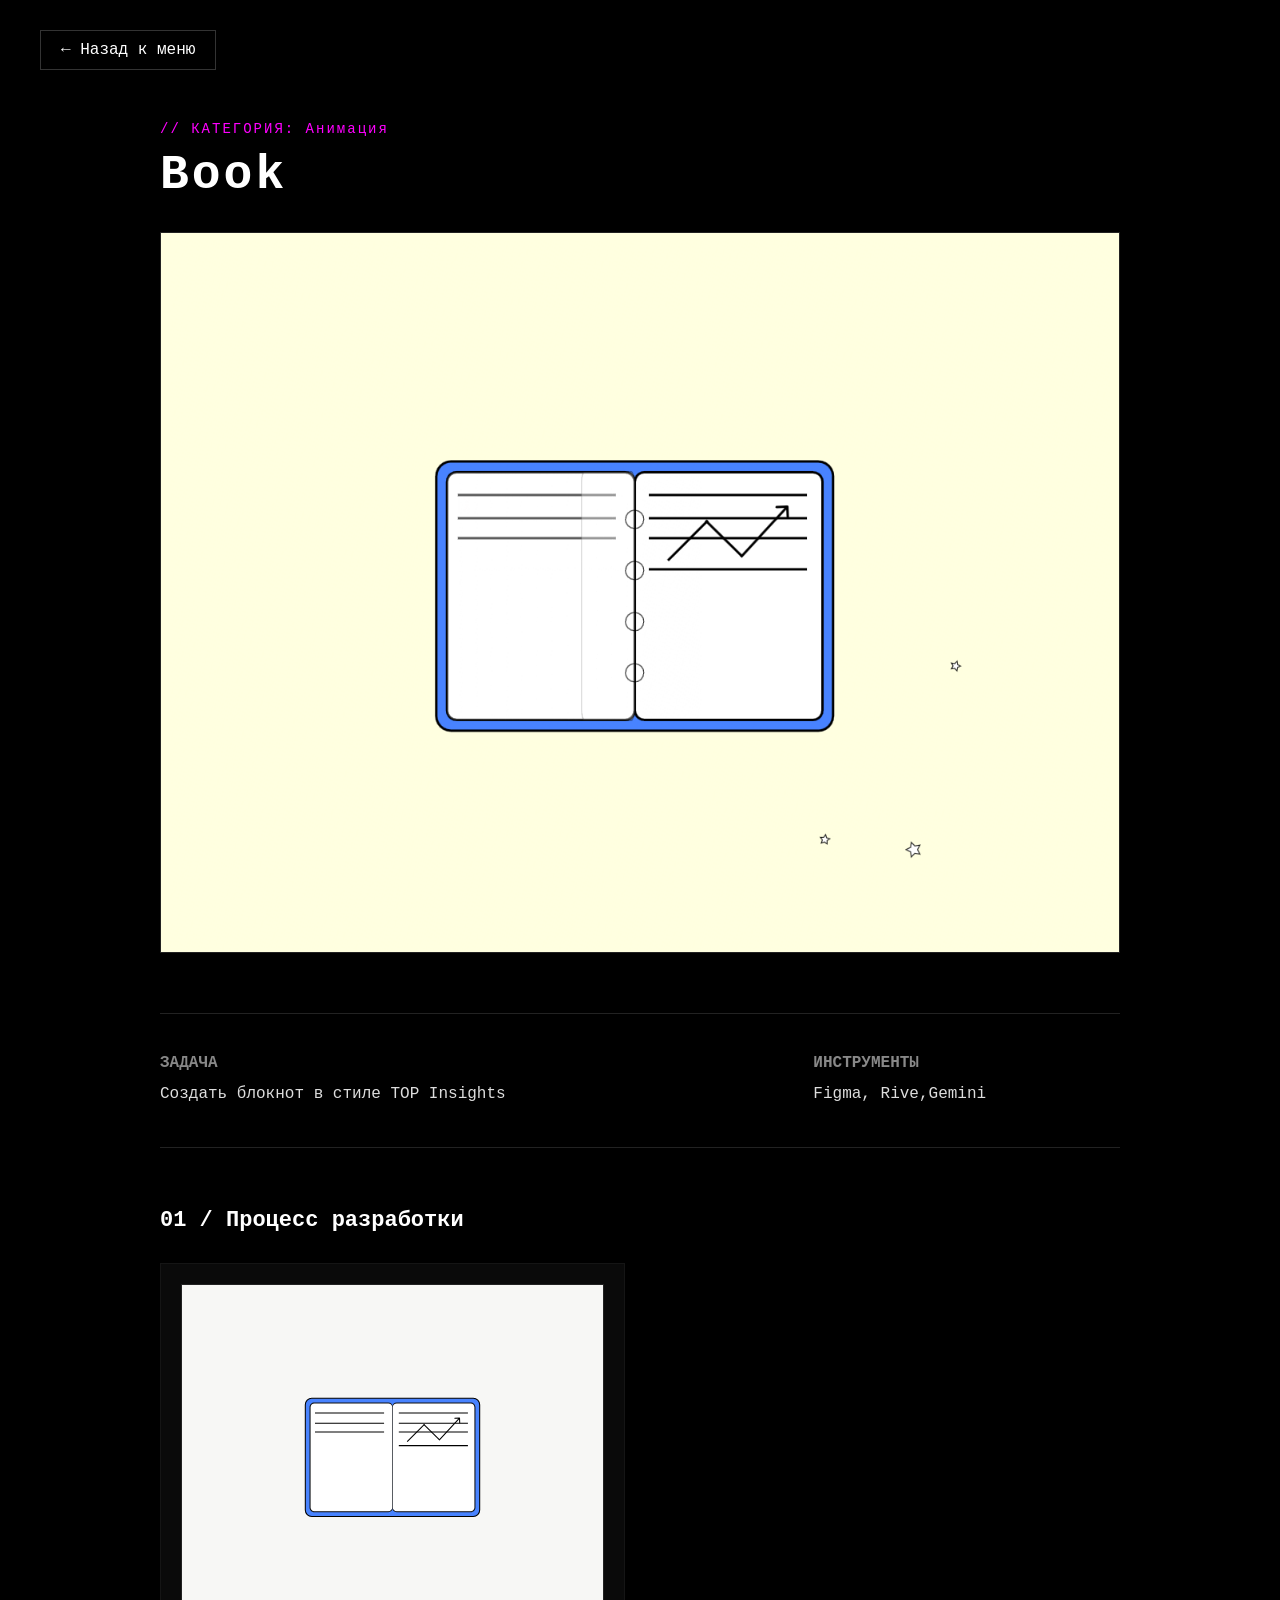
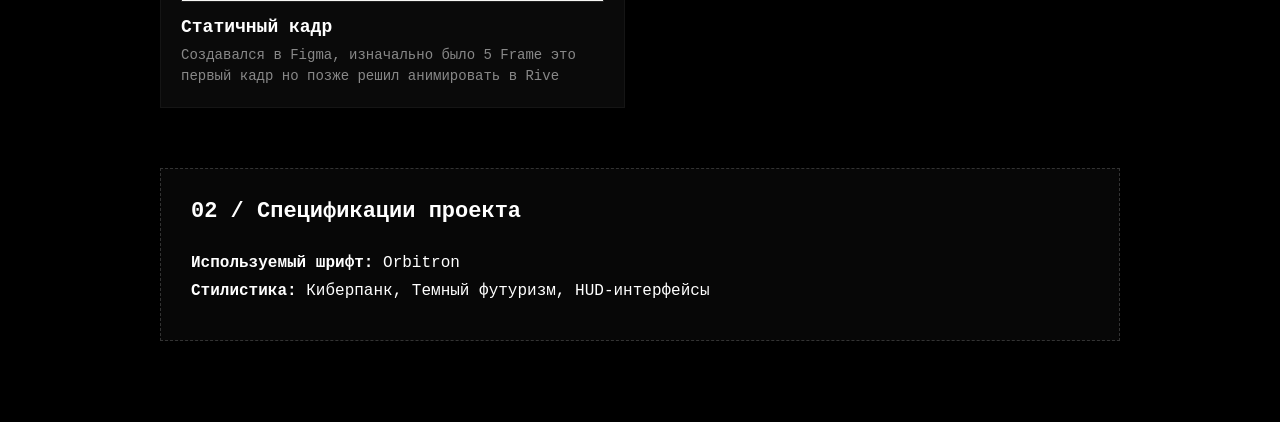
<file: project-moution_book.html>
<!DOCTYPE html>
<html lang="ru">
<head>
    <meta charset="UTF-8">
    <meta name="viewport" content="width=device-width, initial-scale=1.0">
    <title>Проект | Название Проекта</title>
    <link rel="stylesheet" href="style.css">
    <link rel="stylesheet" href="project-style.css"> <!-- Дополнительные стили шаблона -->
</head>
<body>

    <!-- Кнопка возврата на главную -->
    <a href="index.html" class="back-btn">← Назад к меню</a>

    <main class="project-page-container">
        
        <!-- Шаг 1: Огромный главный экран (Финальный концепт) -->
        <section class="hero-block">
            <span class="project-tag">// КАТЕГОРИЯ: Анимация</span>
            <h1 class="project-main-title">Book</h1>
            <div class="main-image-holder">
                <!-- Сюда вставляется главная финальная картинка -->
                <img src="img/Book/Timeline 1 (1).gif" alt="Финальный концепт">
            </div>
        </section>

        <!-- Шаг 2: Краткое инфо для HR-а -->
        <section class="info-block">
            <div class="info-item">
                <h3>Задача</h3>
                <p>Создать блокнот в стиле  TOP Insights</p>
            </div>
            <div class="info-item">
                <h3>Инструменты</h3>
                <p>Figma, Rive,Gemini</p>
            </div>
        </section>

        <!-- Шаг 3: Процесс создания / Сгенерированные части -->
        <section class="steps-block">
            <h2 class="section-title">01 / Процесс разработки</h2>
            
            <div class="steps-grid">
                <!-- Элемент процесса 1 -->
                <div class="step-card">
                    <div class="step-img-wrapper">
                        <img src="img/Book/Frame 1.svg" alt="Исходник">
                    </div>
                    <h4>Статичный кадр</h4>
                    <p>Создавался в Figma, изначально было 5 Frame это первый кадр но позже решил анимировать в Rive</p>
                </div>

               
        </section>

        <!-- Шаг 4: UI-Kit / Дополнительные материалы -->
        <section class="uikit-section">
            <h2 class="section-title">02 / Спецификации проекта</h2>
            <div class="specs-wrapper">
                <p><strong>Используемый шрифт:</strong> Orbitron</p>
                <p><strong>Стилистика:</strong> Киберпанк, Темный футуризм, HUD-интерфейсы</p>
            </div>
        </section>

    </main>

</body>
</html>
</file>
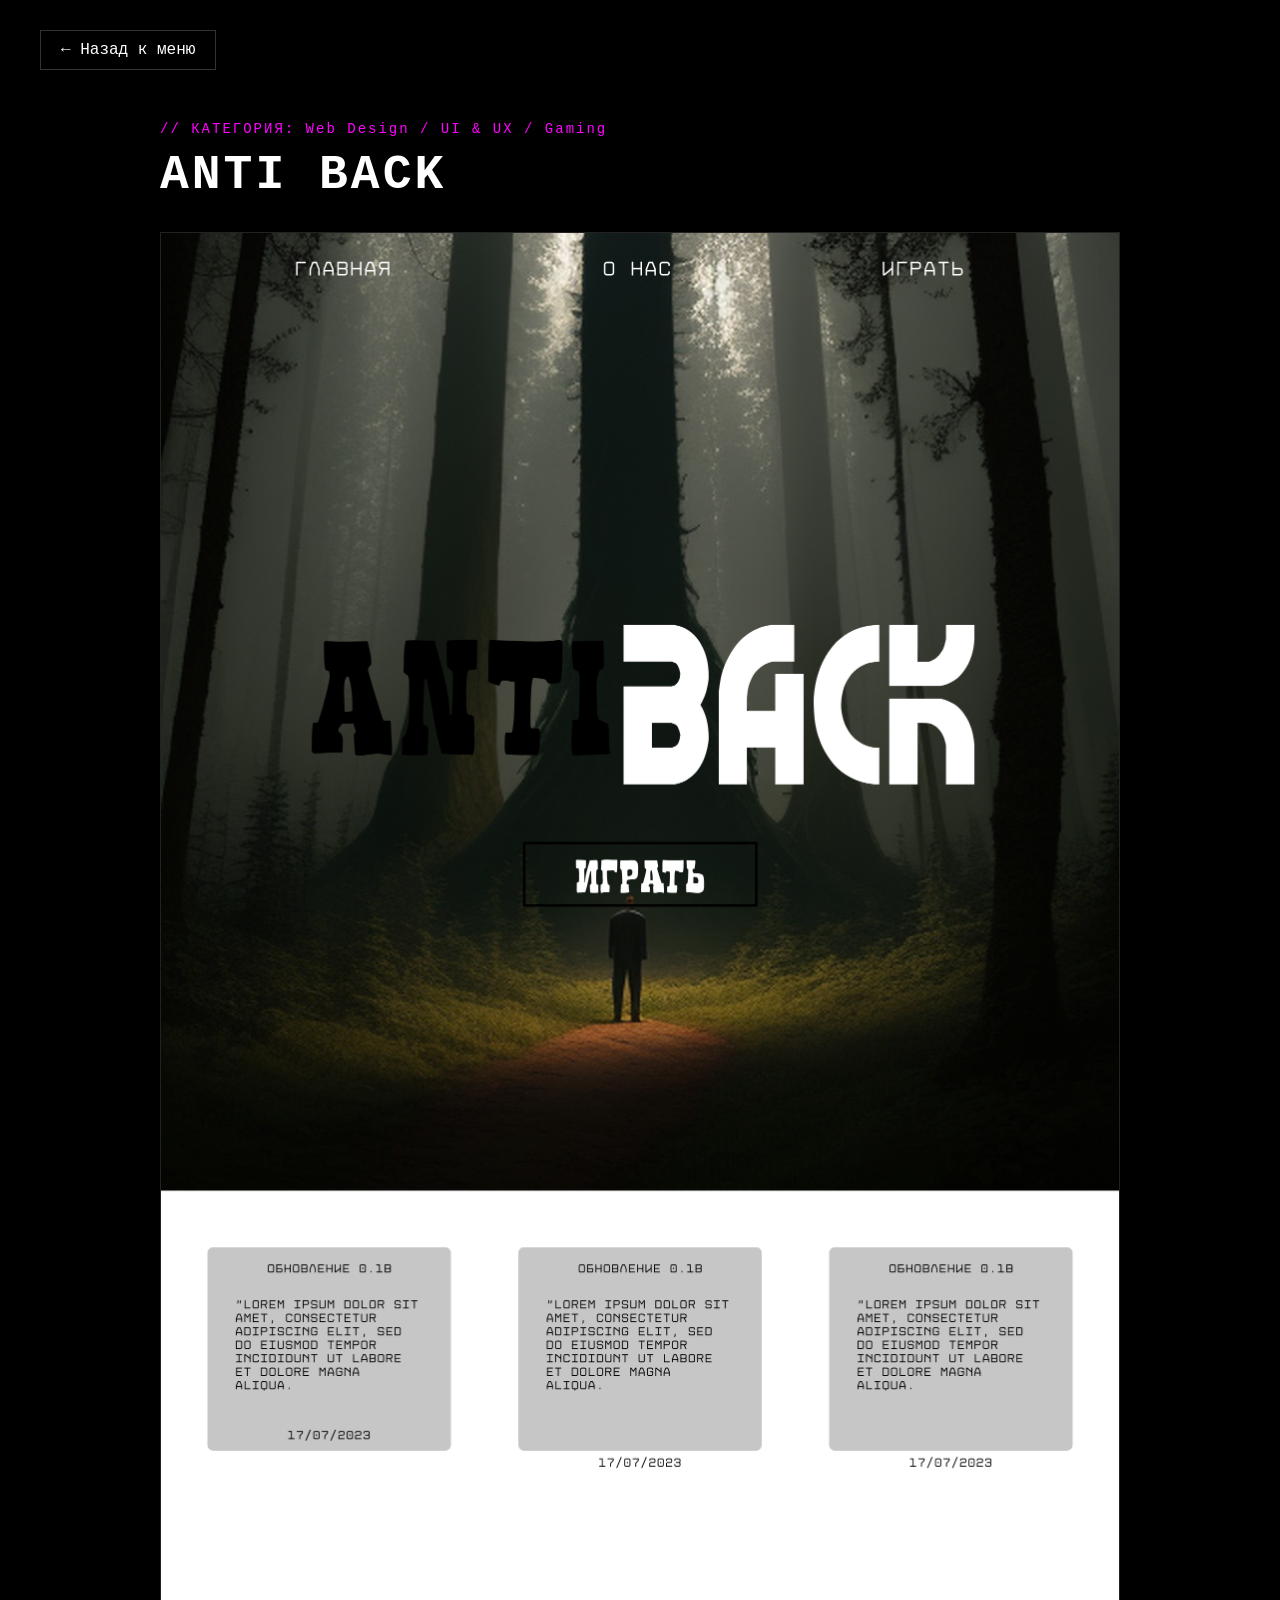
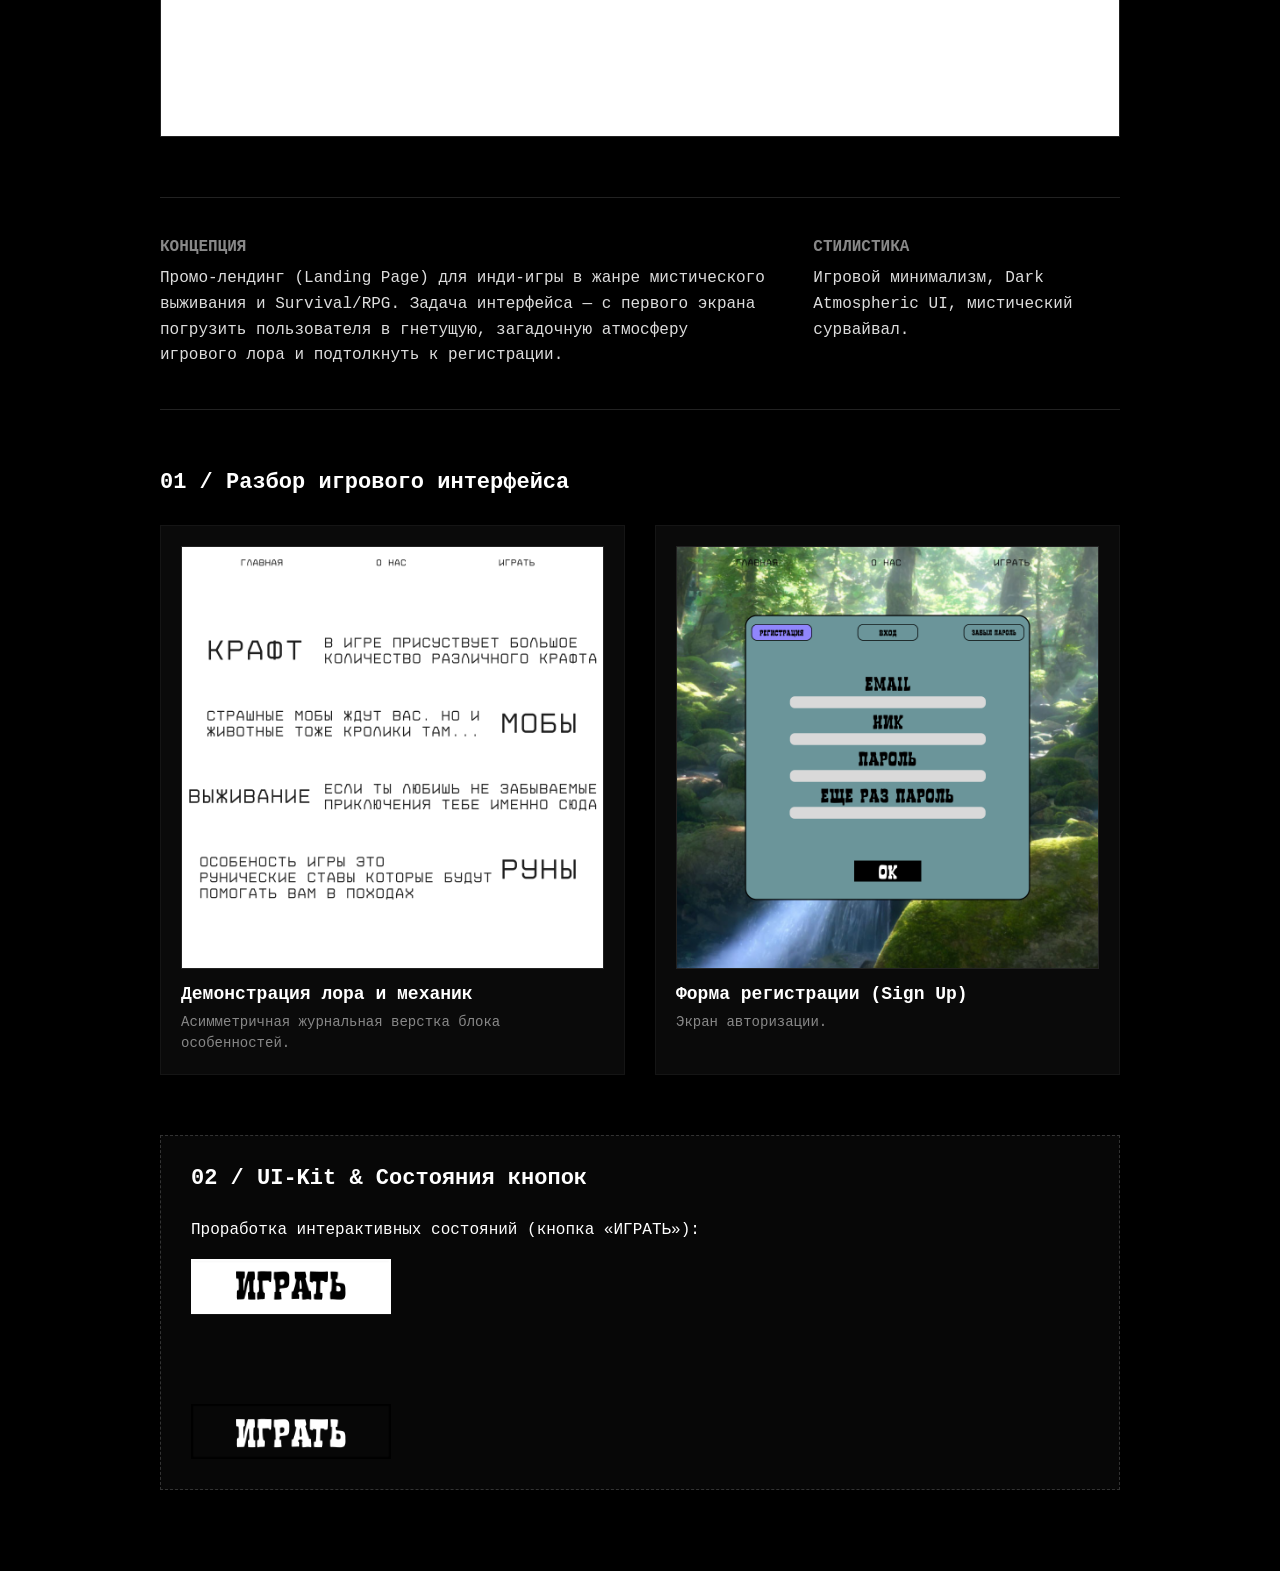
<file: project-site-AntiBack.html>
<!DOCTYPE html>
<html lang="ru">
<head>
    <meta charset="UTF-8">
    <meta name="viewport" content="width=device-width, initial-scale=1.0">
    <title>Проект | ANTI BACK</title>
    <link rel="stylesheet" href="style.css">
    <link rel="stylesheet" href="project-style.css"> <!-- Дополнительные стили шаблона -->
</head>
<body>

    <!-- Кнопка возврата на главную -->
    <a href="index.html" class="back-btn">← Назад к меню</a>

    <main class="project-page-container">
        
        <!-- Шаг 1: Главный экран (Hero) -->
        <section class="hero-block">
            <span class="project-tag">// КАТЕГОРИЯ: Web Design / UI & UX / Gaming</span>
            <h1 class="project-main-title">ANTI BACK</h1>
            <div class="main-image-holder">
                <!-- Главный атмосферный постер игры -->
                <img src="img/AntiBack/MAIN.png" alt="Главный экран ANTI BACK">
            </div>
        </section>

        <!-- Шаг 2: Спецификации для HR -->
        <section class="info-block">
            <div class="info-item">
                <h3>Концепция</h3>
                <p>Промо-лендинг (Landing Page) для инди-игры в жанре мистического выживания и Survival/RPG. Задача интерфейса — с первого экрана погрузить пользователя в гнетущую, загадочную атмосферу игрового лора и подтолкнуть к регистрации.</p>
            </div>
            <div class="info-item">
                <h3>Стилистика</h3>
                <p>Игровой минимализм, Dark Atmospheric UI, мистический сурвайвал.</p>
            </div>
        </section>

        <!-- Шаг 3: Геймплейные блоки и экраны интерфейса -->
        <section class="steps-block">
            <h2 class="section-title">01 / Разбор игрового интерфейса</h2>
            <div class="steps-grid">
                
                <!-- Блок Описания механик -->
                <div class="step-card">
                    <div class="step-img-wrapper">
                        <img src="img/AntiBack/ABOUT.png" alt="Описание механик игры">
                    </div>
                    <h4>Демонстрация лора и механик</h4>
                    <p>Асимметричная журнальная верстка блока особенностей.</p>
                </div>

                <!-- Форма Регистрации -->
                <div class="step-card">
                    <div class="step-img-wrapper">
                        <img src="img/AntiBack/LOGIN.png" alt="Форма регистрации в игру">
                    </div>
                    <h4>Форма регистрации (Sign Up)</h4>
                    <p>Экран авторизации.</p>
                </div>

            </div>
        </section>

        <!-- Шаг 4: Элементы интерфейса (UI-Kit) -->
        <section class="uikit-section">
            <h2 class="section-title">02 / UI-Kit & Состояния кнопок</h2>
            <div class="ui-elements-showcase">
                <p>Проработка интерактивных состояний (кнопка «ИГРАТЬ»):</p>
                <div class="ui-kit-img-holder">
                    <!-- Вырезанные состояния кнопок (Default / Hover) -->
                    <img src="img/AntiBack/BTN.png" alt="UI Kit Кнопки ANTI BACK" style="max-width: 200px; margin-top: 20px; display: block;">
                </div>
            </div>
        </section>

    </main>

</body>
</html>
</file>
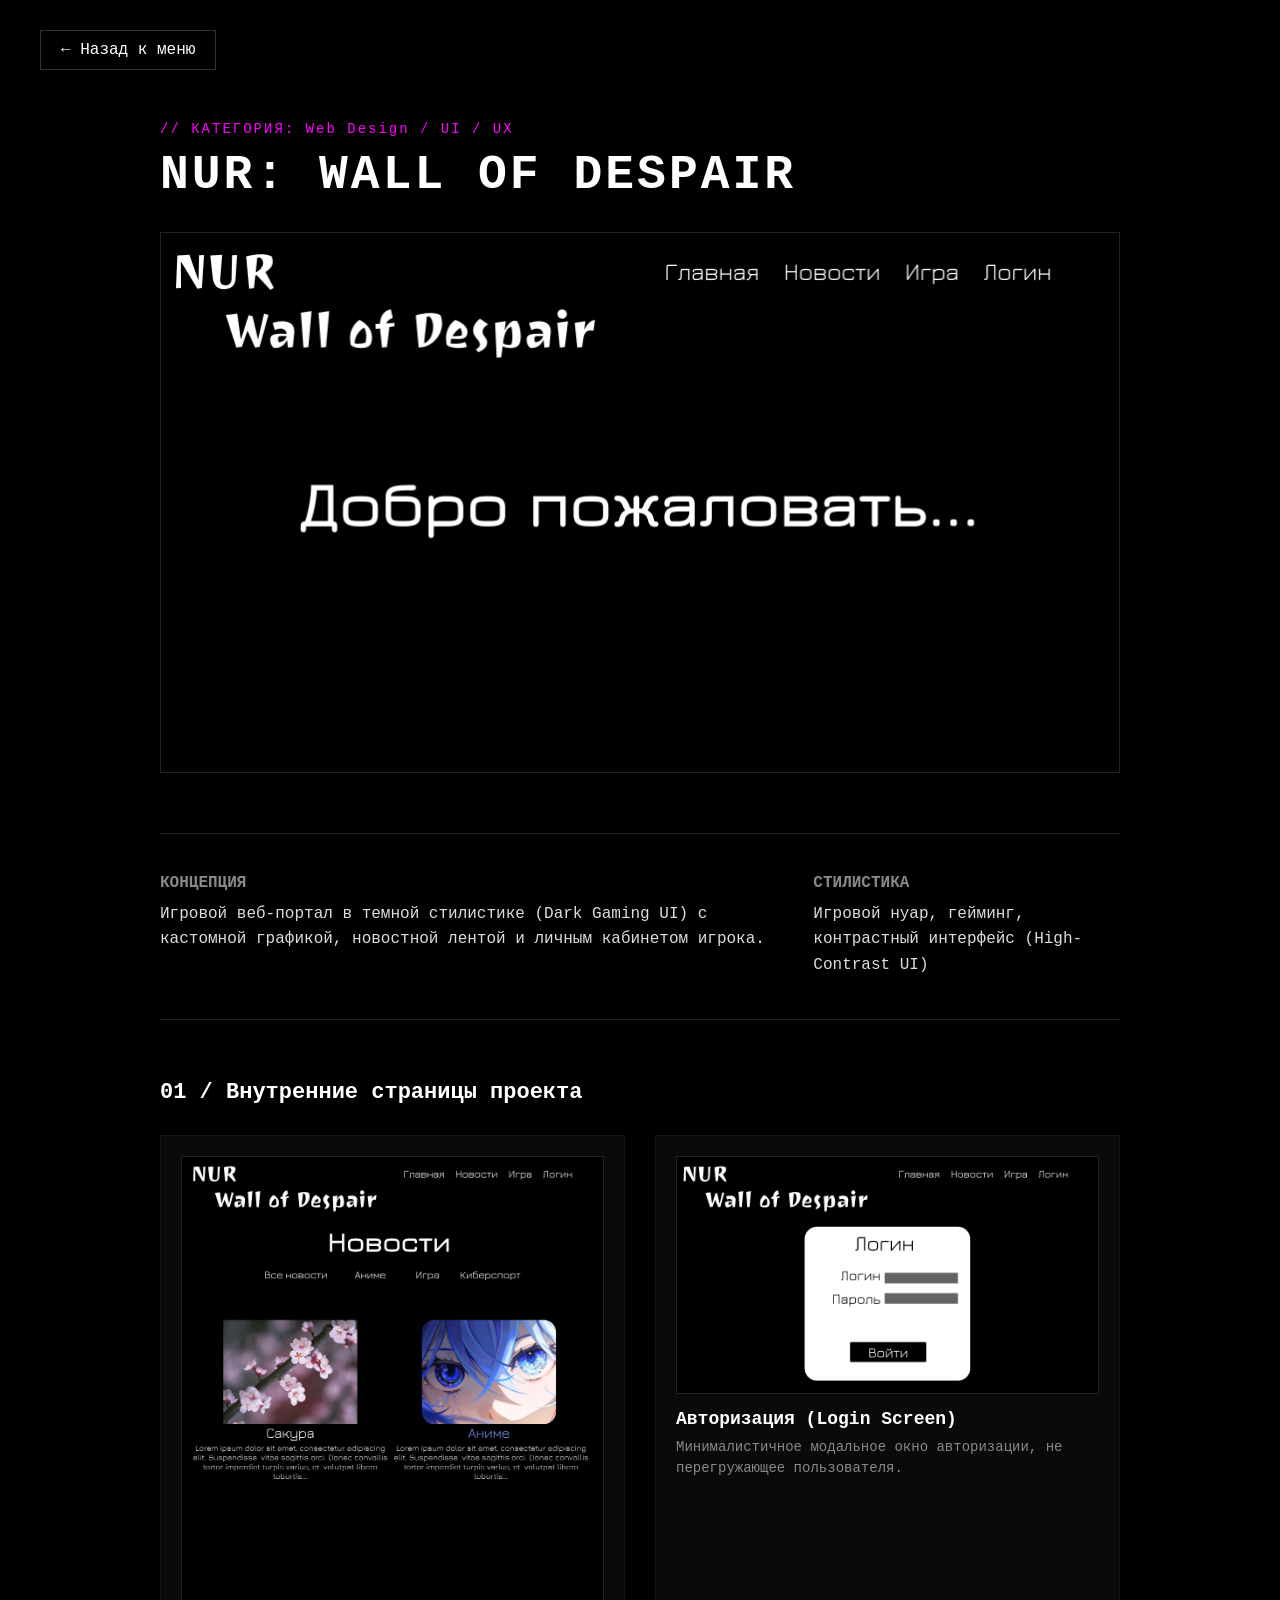
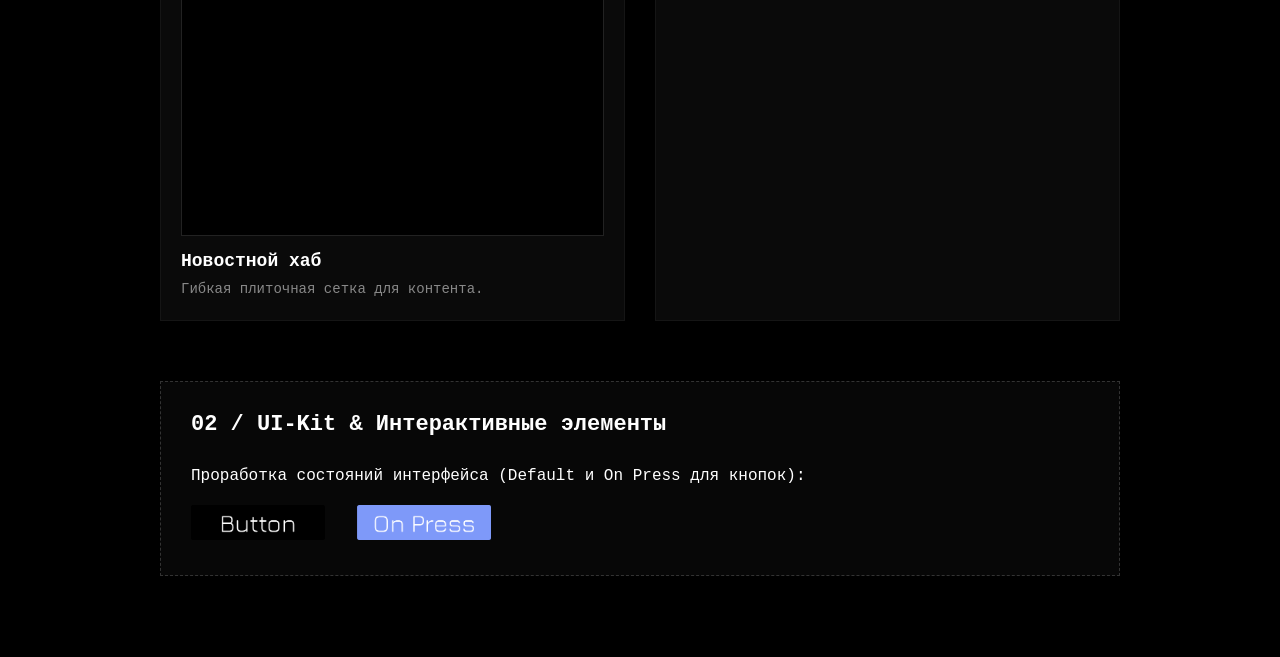
<file: project-site-Wall of despair.html>
<!DOCTYPE html>
<html lang="ru">
<head>
    <meta charset="UTF-8">
    <meta name="viewport" content="width=device-width, initial-scale=1.0">
    <title>Проект | Название Проекта</title>
    <link rel="stylesheet" href="style.css">
    <link rel="stylesheet" href="project-style.css"> <!-- Дополнительные стили шаблона -->
</head>
<body>

    <!-- Кнопка возврата на главную -->
    <a href="index.html" class="back-btn">← Назад к меню</a>

    <main class="project-page-container">
        
        <!-- Шаг 1: Главный экран (Hero) -->
<section class="hero-block">
    <span class="project-tag">// КАТЕГОРИЯ: Web Design / UI / UX</span>
    <h1 class="project-main-title">NUR: WALL OF DESPAIR</h1>
    <div class="main-image-holder">
        <!-- Презентуем главный экран сайта -->
        <img src="img/Wall of despair/main.png" alt="Главный экран NUR">
    </div>
</section>

<!-- Шаг 2: Спецификации для HR -->
<section class="info-block">
    <div class="info-item">
        <h3>Концепция</h3>
        <p>Игровой веб-портал в темной стилистике (Dark Gaming UI) с кастомной графикой, новостной лентой и личным кабинетом игрока.</p>
    </div>
    <div class="info-item">
        <h3>Стилистика</h3>
        <p>Игровой нуар, гейминг, контрастный интерфейс (High-Contrast UI)</p>
    </div>
</section>

<!-- Шаг 3: Демонстрация адаптивности / Других страниц -->
<section class="steps-block">
    <h2 class="section-title">01 / Внутренние страницы проекта</h2>
    <div class="steps-grid">
        
        <!-- Страница Новостей -->
        <div class="step-card">
            <div class="step-img-wrapper">
                <img src="img/Wall of despair/News.png" alt="Страница новостей">
            </div>
            <h4>Новостной хаб</h4>
            <p>Гибкая плиточная сетка для контента.</p>
        </div>

        <!-- Страница Логина -->
        <div class="step-card">
            <div class="step-img-wrapper">
                <img src="img/Wall of despair/Login.png" alt="Форма логина">
            </div>
            <h4>Авторизация (Login Screen)</h4>
            <p>Минималистичное модальное окно авторизации, не перегружающее пользователя.</p>
        </div>

    </div>
</section>

<!-- Шаг 4: Элементы интерфейса (Кнопки, Инпуты) -->
<section class="uikit-section">
    <h2 class="section-title">02 / UI-Kit & Интерактивные элементы</h2>
    <div class="ui-elements-showcase">
        <p>Проработка состояний интерфейса (Default и On Press для кнопок):</p>
        <div class="ui-kit-img-holder">
            <!-- Сюда вставляем вырезанные кнопочки -->
            <img src="img/Wall of despair/btns.png" alt="UI Kit Кнопки" style="max-width: 300px; margin-top: 20px;">
        </div>
    </div>
</section>


    </main>

</body>
</html>
</file>
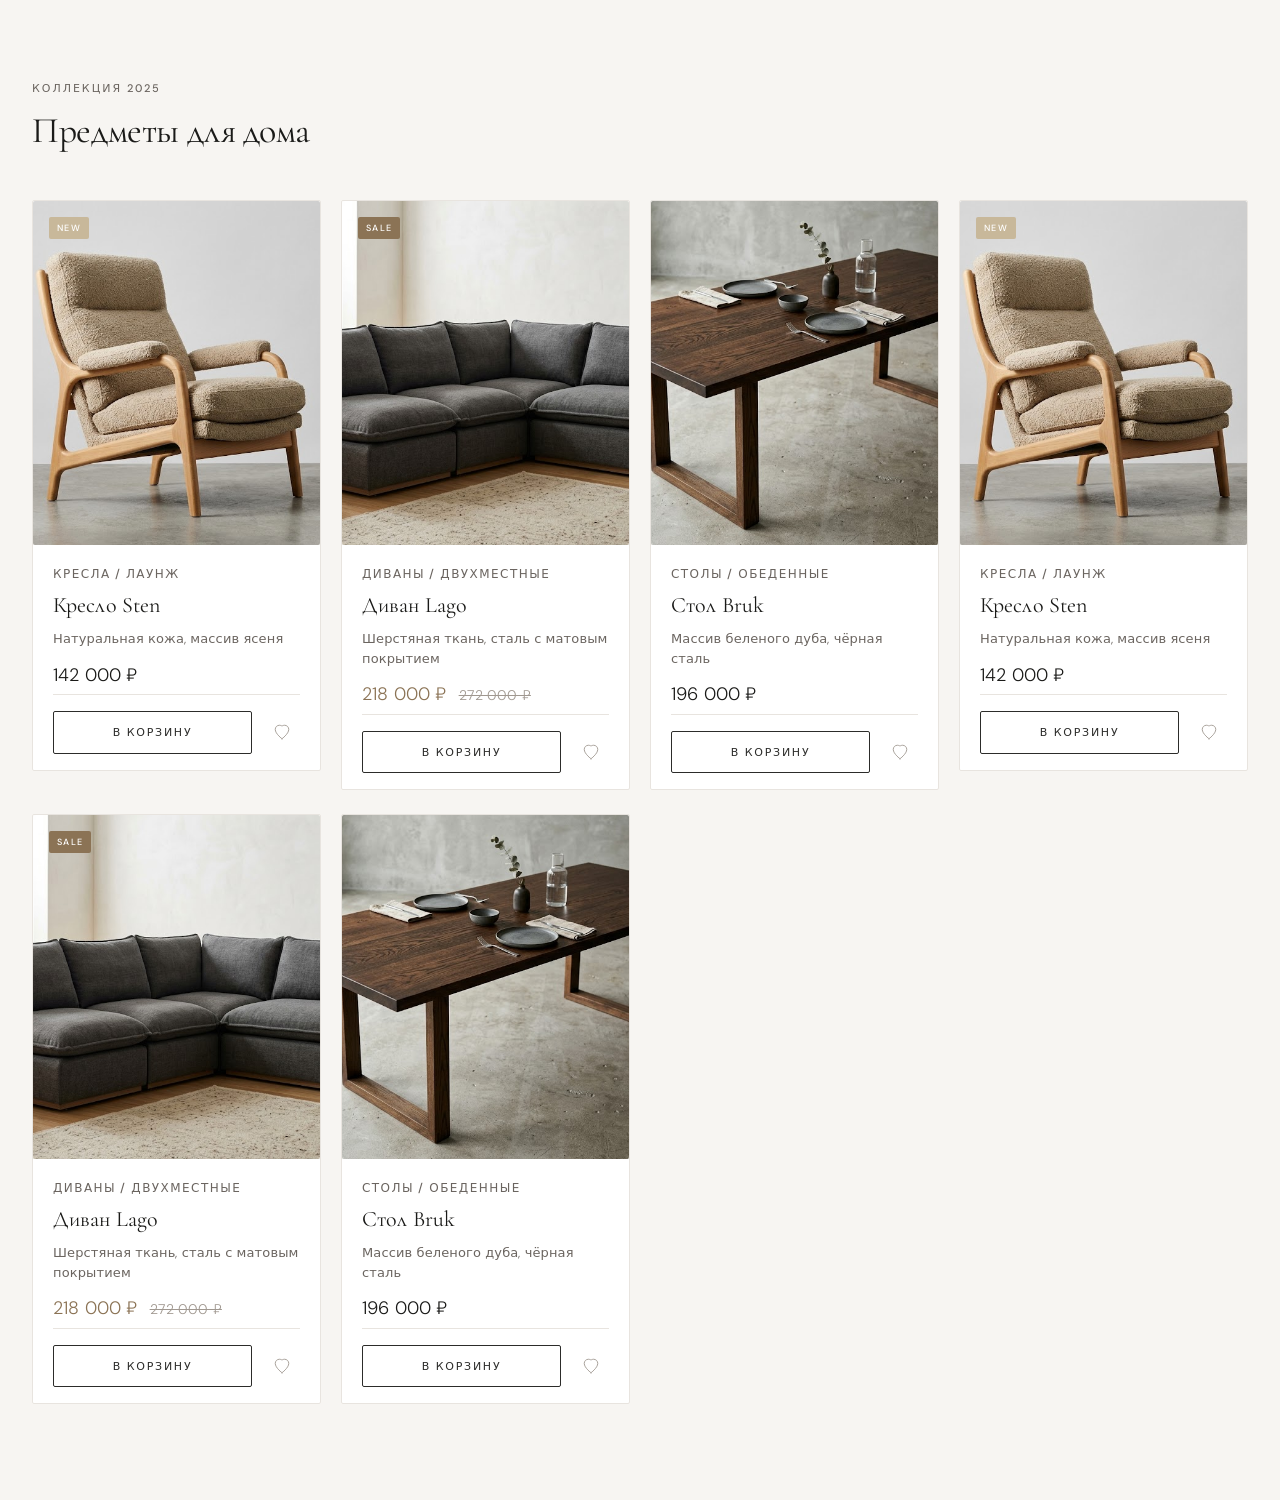
<file: landing/furniture/catalog.html>
<!DOCTYPE html>
<html lang="ru">
<head>
  <meta charset="UTF-8" />
  <meta name="viewport" content="width=device-width, initial-scale=1.0" />
  <title>Каталог — Forma Studio</title>
  <link rel="preconnect" href="https://fonts.googleapis.com" />
  <link rel="preconnect" href="https://fonts.gstatic.com" crossorigin />
  <link href="https://fonts.googleapis.com/css2?family=Cormorant+Garamond:wght@300;400;500&family=DM+Sans:wght@300;400;500&display=swap" rel="stylesheet" />
  <link rel="stylesheet" href="catalog.css" />
</head>
<body>

<section class="catalog" aria-labelledby="catalog-title">

  <header class="catalog__header">
    <p class="catalog__eyebrow">Коллекция 2025</p>
    <h2 class="catalog__title" id="catalog-title">Предметы для дома</h2>
  </header>

  <ul class="catalog__grid" role="list">

    <!-- Карточка 1 — New -->
    <li class="catalog__item">
      <article class="card" aria-label="Кресло Sten">
        <div class="card__media">
           <div class="card__images-slider">
              <img class="card__image" src="img/Sten/1.jfif"  />
              <img class="card__image" src="img/Sten/2.jfif"  />
              <img class="card__image" src="img/Sten/3.jfif"  />
  </div>
          <span class="card__badge card__badge--new" aria-label="Новинка">New</span>
          <button class="card__quick-look" type="button" aria-label="Быстрый просмотр кресла Sten">
            Быстрый просмотр
          </button>
        </div>

        <div class="card__meta">
          <p class="card__category">Кресла / Лаунж</p>
          <h3 class="card__name">Кресло Sten</h3>
          <p class="card__description">Натуральная кожа, массив ясеня</p>

          <div class="card__pricing">
            <span class="card__price">142 000 ₽</span>
          </div>

          <div class="card__footer">
            <button class="card__action" type="button" aria-label="Добавить кресло Sten в корзину">
              В корзину
            </button>
            <button class="card__wishlist" type="button" aria-label="Добавить кресло Sten в избранное" aria-pressed="false">
              <svg class="card__wishlist-icon" viewBox="0 0 24 24" fill="none" xmlns="http://www.w3.org/2000/svg" aria-hidden="true">
                <path d="M12 21C12 21 3 14.5 3 8.5C3 5.42 5.42 3 8.5 3C10.24 3 11.81 3.89 12 4C12.19 3.89 13.76 3 15.5 3C18.58 3 21 5.42 21 8.5C21 14.5 12 21 12 21Z" stroke="currentColor" stroke-width="1.2" stroke-linecap="round" stroke-linejoin="round"/>
              </svg>
            </button>
          </div>
        </div>
      </article>
    </li>

    <!-- Карточка 2 — Sale -->
    <li class="catalog__item">
      <article class="card" aria-label="Диван Lago">
        <div class="card__media">
          <div class="card__images-slider">
            <img class="card__image" src="img/Lago/1.jfif"  />
            <img class="card__image" src="img/Lago/2.jfif"  />
            <img class="card__image" src="img/Lago/3.jfif"  />
          </div>
            <span class="card__badge card__badge--sale" aria-label="Скидка">Sale</span>
          <button class="card__quick-look" type="button" aria-label="Быстрый просмотр дивана Lago">
            Быстрый просмотр
          </button>
        </div>

        <div class="card__meta">
          <p class="card__category">Диваны / Двухместные</p>
          <h3 class="card__name">Диван Lago</h3>
          <p class="card__description">Шерстяная ткань, сталь с матовым покрытием</p>

          <div class="card__pricing">
            <span class="card__price card__price--sale">218 000 ₽</span>
            <span class="card__price card__price--old">
              <s>272 000 ₽</s>
            </span>
          </div>

          <div class="card__footer">
            <button class="card__action" type="button" aria-label="Добавить диван Lago в корзину">
              В корзину
            </button>
            <button class="card__wishlist" type="button" aria-label="Добавить диван Lago в избранное" aria-pressed="false">
              <svg class="card__wishlist-icon" viewBox="0 0 24 24" fill="none" xmlns="http://www.w3.org/2000/svg" aria-hidden="true">
                <path d="M12 21C12 21 3 14.5 3 8.5C3 5.42 5.42 3 8.5 3C10.24 3 11.81 3.89 12 4C12.19 3.89 13.76 3 15.5 3C18.58 3 21 5.42 21 8.5C21 14.5 12 21 12 21Z" stroke="currentColor" stroke-width="1.2" stroke-linecap="round" stroke-linejoin="round"/>
              </svg>
            </button>
          </div>
        </div>
      </article>
    </li>

    <!-- Карточка 3 — без бейджа -->
    <li class="catalog__item">
      <article class="card" aria-label="Стол Bruk">
        <div class="card__media">
           <div class="card__images-slider">
          <img class="card__image" src="img/Bruk/1.jfif"  />
          <img class="card__image" src="img/Bruk/2.jfif"  />
          <img class="card__image" src="img/Bruk/3.jfif"  />
        </div>
          <button class="card__quick-look" type="button" aria-label="Быстрый просмотр стола Bruk">
            Быстрый просмотр
          </button>
        </div>

        <div class="card__meta">
          <p class="card__category">Столы / Обеденные</p>
          <h3 class="card__name">Стол Bruk</h3>
          <p class="card__description">Массив беленого дуба, чёрная сталь</p>

          <div class="card__pricing">
            <span class="card__price">196 000 ₽</span>
          </div>

          <div class="card__footer">
            <button class="card__action" type="button" aria-label="Добавить стол Bruk в корзину">
              В корзину
            </button>
            <button class="card__wishlist" type="button" aria-label="Добавить стол Bruk в избранное" aria-pressed="false">
              <svg class="card__wishlist-icon" viewBox="0 0 24 24" fill="none" xmlns="http://www.w3.org/2000/svg" aria-hidden="true">
                <path d="M12 21C12 21 3 14.5 3 8.5C3 5.42 5.42 3 8.5 3C10.24 3 11.81 3.89 12 4C12.19 3.89 13.76 3 15.5 3C18.58 3 21 5.42 21 8.5C21 14.5 12 21 12 21Z" stroke="currentColor" stroke-width="1.2" stroke-linecap="round" stroke-linejoin="round"/>
              </svg>
            </button>
          </div>
        </div>
      </article>
    </li>
<li class="catalog__item">
      <article class="card" aria-label="Кресло Sten">
        <div class="card__media">
           <div class="card__images-slider">
              <img class="card__image" src="img/Sten/1.jfif"  />
              <img class="card__image" src="img/Sten/2.jfif"  />
              <img class="card__image" src="img/Sten/3.jfif"  />
  </div>
          <span class="card__badge card__badge--new" aria-label="Новинка">New</span>
          <button class="card__quick-look" type="button" aria-label="Быстрый просмотр кресла Sten">
            Быстрый просмотр
          </button>
        </div>

        <div class="card__meta">
          <p class="card__category">Кресла / Лаунж</p>
          <h3 class="card__name">Кресло Sten</h3>
          <p class="card__description">Натуральная кожа, массив ясеня</p>

          <div class="card__pricing">
            <span class="card__price">142 000 ₽</span>
          </div>

          <div class="card__footer">
            <button class="card__action" type="button" aria-label="Добавить кресло Sten в корзину">
              В корзину
            </button>
            <button class="card__wishlist" type="button" aria-label="Добавить кресло Sten в избранное" aria-pressed="false">
              <svg class="card__wishlist-icon" viewBox="0 0 24 24" fill="none" xmlns="http://www.w3.org/2000/svg" aria-hidden="true">
                <path d="M12 21C12 21 3 14.5 3 8.5C3 5.42 5.42 3 8.5 3C10.24 3 11.81 3.89 12 4C12.19 3.89 13.76 3 15.5 3C18.58 3 21 5.42 21 8.5C21 14.5 12 21 12 21Z" stroke="currentColor" stroke-width="1.2" stroke-linecap="round" stroke-linejoin="round"/>
              </svg>
            </button>
          </div>
        </div>
      </article>
    </li>

    <!-- Карточка 2 — Sale -->
    <li class="catalog__item">
      <article class="card" aria-label="Диван Lago">
        <div class="card__media">
          <div class="card__images-slider">
            <img class="card__image" src="img/Lago/1.jfif"  />
            <img class="card__image" src="img/Lago/2.jfif"  />
            <img class="card__image" src="img/Lago/3.jfif"  />
          </div>
            <span class="card__badge card__badge--sale" aria-label="Скидка">Sale</span>
          <button class="card__quick-look" type="button" aria-label="Быстрый просмотр дивана Lago">
            Быстрый просмотр
          </button>
        </div>

        <div class="card__meta">
          <p class="card__category">Диваны / Двухместные</p>
          <h3 class="card__name">Диван Lago</h3>
          <p class="card__description">Шерстяная ткань, сталь с матовым покрытием</p>

          <div class="card__pricing">
            <span class="card__price card__price--sale">218 000 ₽</span>
            <span class="card__price card__price--old">
              <s>272 000 ₽</s>
            </span>
          </div>

          <div class="card__footer">
            <button class="card__action" type="button" aria-label="Добавить диван Lago в корзину">
              В корзину
            </button>
            <button class="card__wishlist" type="button" aria-label="Добавить диван Lago в избранное" aria-pressed="false">
              <svg class="card__wishlist-icon" viewBox="0 0 24 24" fill="none" xmlns="http://www.w3.org/2000/svg" aria-hidden="true">
                <path d="M12 21C12 21 3 14.5 3 8.5C3 5.42 5.42 3 8.5 3C10.24 3 11.81 3.89 12 4C12.19 3.89 13.76 3 15.5 3C18.58 3 21 5.42 21 8.5C21 14.5 12 21 12 21Z" stroke="currentColor" stroke-width="1.2" stroke-linecap="round" stroke-linejoin="round"/>
              </svg>
            </button>
          </div>
        </div>
      </article>
    </li>

    <!-- Карточка 3 — без бейджа -->
    <li class="catalog__item">
      <article class="card" aria-label="Стол Bruk">
        <div class="card__media">
           <div class="card__images-slider">
          <img class="card__image" src="img/Bruk/1.jfif"  />
          <img class="card__image" src="img/Bruk/2.jfif"  />
          <img class="card__image" src="img/Bruk/3.jfif"  />
        </div>
          <button class="card__quick-look" type="button" aria-label="Быстрый просмотр стола Bruk">
            Быстрый просмотр
          </button>
        </div>

        <div class="card__meta">
          <p class="card__category">Столы / Обеденные</p>
          <h3 class="card__name">Стол Bruk</h3>
          <p class="card__description">Массив беленого дуба, чёрная сталь</p>

          <div class="card__pricing">
            <span class="card__price">196 000 ₽</span>
          </div>

          <div class="card__footer">
            <button class="card__action" type="button" aria-label="Добавить стол Bruk в корзину">
              В корзину
            </button>
            <button class="card__wishlist" type="button" aria-label="Добавить стол Bruk в избранное" aria-pressed="false">
              <svg class="card__wishlist-icon" viewBox="0 0 24 24" fill="none" xmlns="http://www.w3.org/2000/svg" aria-hidden="true">
                <path d="M12 21C12 21 3 14.5 3 8.5C3 5.42 5.42 3 8.5 3C10.24 3 11.81 3.89 12 4C12.19 3.89 13.76 3 15.5 3C18.58 3 21 5.42 21 8.5C21 14.5 12 21 12 21Z" stroke="currentColor" stroke-width="1.2" stroke-linecap="round" stroke-linejoin="round"/>
              </svg>
            </button>
          </div>
        </div>
      </article>
    </li>
    

  </ul>
</section>

</body>
</html>
</file>
<file: style.css>
/* ==========================================================================
   1. СБРОС СТИЛЕЙ И БАЗОВЫЕ НАСТРОЙКИ
   ========================================================================== */
* {
    margin: 0;
    padding: 0;
    box-sizing: border-box;
}

body {
    background-color: #000000;
    color: #ffffff;
    font-family: 'Courier New', Courier, monospace; /* Временный готический/системный шрифт */
    overflow-x: hidden;
    scroll-behavior: smooth; /* Плавный скролл по пунктам меню */
}

/* ==========================================================================
   2. ШАПКА И НАВИГАЦИЯ (HEADER & NAV)
   ========================================================================== */
.header {
    display: flex;
    justify-content: space-between;
    align-items: flex-start;
    padding: 40px 60px;
    position: fixed; /* Меню всегда остается сверху при скролле */
    top: 0;
    left: 0;
    width: 100%;
    z-index: 100;
    background: linear-gradient(to bottom, rgba(0,0,0,0.8), rgba(0,0,0,0));
}

/* Блок логотипа */
.logo-block {
    display: flex;
    flex-direction: column;
}

.brand {
    font-size: 32px;
    font-weight: 900;
    letter-spacing: 2px;
    text-transform: uppercase;
}

.title {
    font-size: 28px;
    font-weight: normal;
    margin-top: 5px;
    font-family: 'Georgia', serif; /* Для кастомного вида «Wall of Despair» */
    font-style: italic;
    opacity: 0.9;
}

.cursor {
    font-size: 20px;
    display: inline-block;
    margin-left: 5px;
    animation: blink 1s infinite; /* Курсор будет мигать */
}

/* Меню навигации */
.nav {
    display: flex;
    gap: 30px;
    margin-top: 10px;
}

.nav-link {
    color: #ffffff;
    text-decoration: none;
    font-size: 18px;
    opacity: 0.7;
    transition: all 0.3s ease;
}

.nav-link:hover {
    opacity: 1;
    text-shadow: 0 0 10px rgba(255, 255, 255, 0.6); /* Эффект свечения при наведении */
}

/* ==========================================================================
   3. ГЛАВНЫЙ ЭКРАН (WELCOME SCREEN)
   ========================================================================== */
.welcome-screen {
    height: 100vh; /* Занимает весь экран */
    display: flex;
    justify-content: center;
    align-items: center;
    padding: 20px;
}

.welcome-text {
    font-size: 48px;
    font-weight: 300;
    letter-spacing: 3px;
    text-align: center;
    font-family: system-ui, -apple-system, sans-serif;
    animation: pulse 4s infinite alternate; /* Текст плавно дышит */
}

/* ==========================================================================
   4. СЕКЦИЯ ПОРТФОЛИО (ДЛЯ ОСТАЛЬНЫХ РАБОТ)
   ========================================================================== */
.portfolio-section {
    min-height: 100vh;
    padding: 100px 60px;
    background-color: #050505; /* Чуть светлее чисто черного для контраста */
    display: flex;
    flex-direction: column;
    justify-content: center;
    align-items: center;
    border-top: 1px solid #111111;
}

/* ==========================================================================
   5. АНИМАЦИИ (АНИМАЦИОННЫЕ ЭФФЕКТЫ)
   ========================================================================== */
@keyframes blink {
    0%, 100% { opacity: 1; }
    50% { opacity: 0; }
}

@keyframes pulse {
    0% { opacity: 0.7; text-shadow: 0 0 5px rgba(255,255,255,0.2); }
    100% { opacity: 1; text-shadow: 0 0 20px rgba(255,255,255,0.5); }
}

/* ==========================================================================
   6. АДАПТИВНОСТЬ ПОД МОБИЛЬНЫЕ ТЕЛЕФОНЫ
   ========================================================================== */
@media (max-width: 768px) {
    .header {
        flex-direction: column;
        align-items: center;
        gap: 20px;
        padding: 20px;
    }
    .logo-block {
        align-items: center;
    }
    .nav {
        gap: 15px;
    }
    .welcome-text {
        font-size: 32px;
    }
}
/* ==========================================================================
   ИГРОВОЕ МЕНЮ ВЫБОРА ПРОЕКТОВ
   ========================================================================== */
.menu-container {
    width: 100%;
    max-width: 900px;
    margin: 0 auto;
}

.menu-header {
    margin-bottom: 40px;
    font-family: monospace;
}

.system-status {
    color: #ff00ff; /* Розовый неоновый акцент */
    font-weight: bold;
    letter-spacing: 2px;
}

.menu-hint {
    color: #666666;
    margin-top: 5px;
    font-size: 14px;
}

/* Контейнер меню */
.project-menu {
    display: flex;
    flex-direction: column;
    gap: 15px;
}

/* Элемент меню (ссылка) */
.menu-item {
    display: flex;
    align-items: center;
    padding: 25px 30px;
    background-color: #050505;
    border: 1px solid #111111;
    text-decoration: none;
    color: #ffffff;
    transition: all 0.3s cubic-bezier(0.25, 0.8, 0.25, 1);
    position: relative;
    overflow: hidden;
}

/* Номер проекта */
.item-number {
    font-family: monospace;
    font-size: 18px;
    color: #444444;
    margin-right: 30px;
    transition: color 0.3s ease;
}

/* Название проекта */
.item-name {
    font-size: 22px;
    font-weight: 500;
    flex-grow: 1; /* Растягивает текст, толкая тип вправо */
    letter-spacing: 1px;
}

/* Тип проекта (тег справа) */
.item-type {
    font-family: monospace;
    font-size: 14px;
    color: #666666;
    transition: color 0.3s ease;
}

/* ЭФФЕКТЫ ПРИ НАВЕДЕНИИ (Эффект фокуса на уровне) */
.project-menu:hover .menu-item {
    opacity: 0.3; /* Все элементы затеняются, когда мы наводим на меню */
}

.project-menu .menu-item:hover {
    opacity: 1; /* Тот элемент, на который навели, горит ярко */
    background-color: #0a0a0a;
    border-color: #ff00ff;
    transform: translateX(10px); /* Легкий сдвиг вправо, как в играх */
    box-shadow: 0 0 20px rgba(255, 0, 255, 0.15);
}

.menu-item:hover .item-number {
    color: #ff00ff; /* Номер загорается неоном */
}

.menu-item:hover .item-type {
    color: #ffffff;
}

/* Адаптация под мобильные экраны */
@media (max-width: 768px) {
    .menu-item {
        flex-direction: column;
        align-items: flex-start;
        gap: 10px;
        padding: 20px;
    }
    .item-number {
        margin-right: 0;
        font-size: 14px;
    }
    .item-name {
        font-size: 18px;
    }
    .project-menu .menu-item:hover {
        transform: none; /* На мобилках сдвиг убираем */
    }
}
</file>
<file: automation.css>
.video-container {
    position: relative;
    width: 100%;
    padding-bottom: 56.25%; /* Пропорции 16:9 (для формата 4:3 используй 75%) */
    height: 0;
    overflow: hidden;
    border: 1px solid #222;
    background-color: #000;
    margin-bottom: 40px;
}

.video-container iframe {
    position: absolute;
    top: 0;
    left: 0;
    width: 100%;
    height: 100%;
    border: 0;
}

 /* Оверрайд под стиль автоматизации */
        .automation-tag {
            color: #00ff66 !important;
        }
        .back-btn:hover {
            border-color: #00ff66 !important;
            box-shadow: 0 0 10px rgba(0, 255, 102, 0.4) !important;
        }
        .step-card {
            border: 1px solid #111111;
            transition: border-color 0.3s ease;
        }
        .step-card:hover {
            border-color: #00ff66;
        }
        .code-highlight {
            color: #00ff66;
            font-family: monospace;
            background-color: #111;
            padding: 2px 6px;
            border-radius: 3px;
        }
        
       
        
        .timeline-wrapper {
            margin-top: 20px;
            border-left: 2px dashed #222;
            padding-left: 20px;
        }
        .timeline-item {
            margin-bottom: 20px;
            font-size: 15px;
            line-height: 1.6;
        }
        .timeline-time {
            color: #00ff66;
            font-family: monospace;
            font-weight: bold;
            margin-right: 10px;
        }

 /* Небольшой оверрайд акцентов для ветки автоматизации, если захочешь сменить цвет (например, на неоновый зеленый или синий) */
        .automation-accent {
            color: #00ff66; /* Неоново-зеленый код-стайл */
        }
        .project-menu .menu-item:hover {
            border-color: #00ff66 !important;
            box-shadow: 0 0 20px rgba(0, 255, 102, 0.15) !important;
        }
        .menu-item:hover .item-number {
            color: #00ff66 !important;
        }
        .video-preview-container {
            width: 100%;
            max-width: 900px;
            margin: 0 auto 40px auto;
            border: 1px solid #111;
            background: #050505;
            padding: 20px;
        }
        .video-holder {
            width: 100%;
            border: 1px solid #222;
            background: #000;
            line-height: 0;
        }
        .video-holder video {
            width: 100%;
            height: auto;
        }
</file>
<file: project-style.css>
/* ==========================================================================
   УНИВЕРСАЛЬНЫЙ СТИЛЬ СТРАНИЦЫ ПРОЕКТА
   ========================================================================== */
.back-btn {
    position: fixed;
    top: 30px;
    left: 40px;
    color: #ffffff;
    text-decoration: none;
    font-size: 16px;
    font-family: monospace;
    border: 1px solid #333333;
    padding: 10px 20px;
    background-color: #000000;
    transition: all 0.3s ease;
    z-index: 1000;
}

.back-btn:hover {
    border-color: #ff00ff;
    box-shadow: 0 0 10px rgba(255, 0, 255, 0.4);
}

.project-page-container {
    max-width: 1000px;
    margin: 120px auto 80px auto;
    padding: 0 20px;
}

/* Секция Hero */
.hero-block {
    margin-bottom: 60px;
    text-align: left;
}

.project-tag {
    font-family: monospace;
    color: #ff00ff;
    font-size: 14px;
    letter-spacing: 2px;
}

.project-main-title {
    font-size: 48px;
    margin: 10px 0 30px 0;
    letter-spacing: 3px;
}

.main-image-holder {
    border: 1px solid #222222;
    background-color: #111111;
}

.main-image-holder img {
    width: 100%;
    height: auto;
    display: block;
}

/* Блок информации */
.info-block {
    display: grid;
    grid-template-columns: 2fr 1fr;
    gap: 40px;
    padding: 40px 0;
    border-top: 1px solid #222222;
    border-bottom: 1px solid #222222;
    margin-bottom: 60px;
}

.info-item h3 {
    font-size: 16px;
    color: #888888;
    text-transform: uppercase;
    margin-bottom: 10px;
    font-family: monospace;
}

.info-item p {
    font-size: 16px;
    line-height: 1.6;
    color: #dddddd;
}

/* Секции процессов */
.section-title {
    font-size: 22px;
    font-family: monospace;
    margin-bottom: 30px;
    color: #ffffff;
}

.steps-block {
    margin-bottom: 60px;
}

.steps-grid {
    display: grid;
    grid-template-columns: 1fr 1fr;
    gap: 30px;
}

.step-card {
    background-color: #0a0a0a;
    border: 1px solid #151515;
    padding: 20px;
}

.step-img-wrapper {
    background-color: #000;
    margin-bottom: 15px;
    border: 1px solid #222222;
}

.step-img-wrapper img {
    width: 100%;
    height: auto;
    display: block;
}

.step-card h4 {
    font-size: 18px;
    margin-bottom: 8px;
}

.step-card p {
    font-size: 14px;
    color: #888888;
    line-height: 1.5;
}

/* Спецификации */
.uikit-section {
    background-color: #070707;
    border: 1px dashed #333333;
    padding: 30px;
}

.specs-wrapper p {
    margin-bottom: 10px;
    font-size: 16px;
}

/* Мобильная адаптация */
@media (max-width: 768px) {
    .back-btn {
        position: static;
        display: inline-block;
        margin-bottom: 30px;
    }
    .project-page-container {
        margin-top: 20px;
    }
    .info-block, .steps-grid {
        grid-template-columns: 1fr;
    }
}
</file>
<file: landing/furniture/catalog.css>
/* ============================================================
   FORMA STUDIO — Catalog CSS
   Architecture: BEM | Layout: CSS Grid | Theme: CSS Variables
   ============================================================ */

/* ------------------------------------------------------------
   1. CSS CUSTOM PROPERTIES
   ------------------------------------------------------------ */

:root {
  /* --- Palette --- */
  --color-bg-page:       #F7F5F2;
  --color-bg-card:       #FFFFFF;
  --color-border:        #E8E4DF;

  --color-text-primary:  #1A1A18;
  --color-text-secondary:#6B6560;
  --color-text-inverse:  #FFFFFF;

  --color-price:         #1A1A18;
  --color-price-old:     #A09890;
  --color-price-sale:    #8B7355;

  --color-badge-new-bg:  #C8B89A;
  --color-badge-new-text:#FFFFFF;
  --color-badge-sale-bg: #8B7355;
  --color-badge-sale-text:#FFFFFF;

  --color-cta-bg:        #2C2C2A;
  --color-cta-bg-hover:  #4A4845;
  --color-cta-text:      #2C2C2A;
  --color-cta-text-hover:#FFFFFF;
  --color-wishlist:      #A09890;
  --color-wishlist-hover:#C8B89A;

  --color-overlay:       rgba(26, 26, 24, 0.06);
  --color-shadow-card:   rgba(26, 24, 20, 0.10);

  /* --- Typography --- */
  --font-serif:   'Cormorant Garamond', Georgia, serif;
  --font-sans:    'DM Sans', system-ui, sans-serif;

  --text-eyebrow: 0.6875rem;   /* 11px */
  --text-section: 2.25rem;     /* 36px */
  --text-category:0.75rem;     /* 12px */
  --text-name:    1.375rem;    /* 22px */
  --text-desc:    0.8125rem;   /* 13px */
  --text-price:   1.125rem;    /* 18px */
  --text-button:  0.6875rem;   /* 11px */
  --text-badge:   0.5625rem;   /* 9px  */

  --leading-tight: 1.2;
  --leading-snug:  1.35;
  --leading-normal:1.5;

  /* --- Spacing (8pt grid) --- */
  --space-1:  0.25rem;   /*  4px */
  --space-2:  0.5rem;    /*  8px */
  --space-3:  0.75rem;   /* 12px */
  --space-4:  1rem;      /* 16px */
  --space-5:  1.25rem;   /* 20px */
  --space-6:  1.5rem;    /* 24px */
  --space-8:  2rem;      /* 32px */
  --space-10: 2.5rem;    /* 40px */
  --space-12: 3rem;      /* 48px */
  --space-16: 4rem;      /* 64px */
  --space-20: 5rem;      /* 80px */
  --space-24: 6rem;      /* 96px */

  /* --- Motion --- */
  --ease-smooth:  cubic-bezier(0.25, 0.46, 0.45, 0.94);
  --ease-out:     cubic-bezier(0.16, 1, 0.3, 1);
  --dur-fast:     0.18s;
  --dur-base:     0.28s;
  --dur-slow:     0.42s;

  /* --- Shape --- */
  --radius-card:  2px;
  --radius-badge: 2px;
}


/* ------------------------------------------------------------
   2. RESET & BASE
   ------------------------------------------------------------ */

*,
*::before,
*::after {
  box-sizing: border-box;
  margin: 0;
  padding: 0;
}

body {
  background-color: var(--color-bg-page);
  color: var(--color-text-primary);
  font-family: var(--font-sans);
  font-weight: 300;
  -webkit-font-smoothing: antialiased;
  -moz-osx-font-smoothing: grayscale;
}

img {
  display: block;
  max-width: 100%;
}

ul[role="list"] {
  list-style: none;
}

button {
  font-family: inherit;
  cursor: pointer;
  border: none;
  background: none;
  appearance: none;
}

button:focus-visible {
  outline: 1.5px solid var(--color-cta-bg);
  outline-offset: 3px;
}

@media (prefers-reduced-motion: reduce) {
  *,
  *::before,
  *::after {
    transition-duration: 0.01ms !important;
    animation-duration:  0.01ms !important;
  }
}


/* ------------------------------------------------------------
   3. CATALOG — SECTION BLOCK
   ------------------------------------------------------------ */

.catalog {
  padding-block: var(--space-20) var(--space-24);
  padding-inline: var(--space-8);
  max-width: 88rem;
  margin-inline: auto;
}

/* --- Header --- */

.catalog__header {
  margin-bottom: var(--space-12);
  display: flex;
  flex-direction: column;
  gap: var(--space-3);
}

.catalog__eyebrow {
  font-family: var(--font-sans);
  font-size: var(--text-eyebrow);
  font-weight: 500;
  letter-spacing: 0.18em;
  text-transform: uppercase;
  color: var(--color-text-secondary);
  line-height: var(--leading-normal);
}

.catalog__title {
  font-family: var(--font-serif);
  font-size: var(--text-section);
  font-weight: 400;
  line-height: var(--leading-tight);
  color: var(--color-text-primary);
  letter-spacing: -0.01em;
}

/* --- Grid --- */

.catalog__grid {
  display: grid;
  grid-template-columns: repeat(auto-fill, minmax(min(100%, 17rem), 1fr));
  gap: var(--space-6) var(--space-5);
  align-items: start;
}


/* ------------------------------------------------------------
   4. CARD — COMPONENT BLOCK
   ------------------------------------------------------------ */

.card {
  background-color: var(--color-bg-card);
  border: 1px solid var(--color-border);
  border-radius: var(--radius-card);
  display: flex;
  flex-direction: column;
  transition:
    transform    var(--dur-base) var(--ease-smooth),
    box-shadow   var(--dur-base) var(--ease-smooth),
    border-color var(--dur-base) var(--ease-smooth);
  will-change: transform;
}

.card:hover {
  transform: translateY(-4px);
  box-shadow: 0 12px 40px var(--color-shadow-card);
  border-color: transparent;
}


/* --- Media --- */

.card__media {
  position: relative;
  overflow: hidden;
  aspect-ratio: 5 / 6;
  background-color: var(--color-bg-page);
}

/* Subtle darkening overlay on hover */
.card__media::after {
  content: '';
  position: absolute;
  inset: 0;
  background-color: var(--color-overlay);
  opacity: 0;
  transition: opacity var(--dur-base) var(--ease-smooth);
  pointer-events: none;
}

.card:hover .card__media::after {
  opacity: 1;
}
.card__images-slider {
  display: flex;
  width: 100%;
  height: 100%;
  
  /* Включаем горизонтальный скролл */
  overflow-x: auto;
  overflow-y: hidden;
  
  /* Делаем прокрутку плавной и "магнитной" (каждая картинка прилипает к краю) */
  scroll-snap-type: x mandatory;
  scroll-behavior: smooth;
  
  /* Прячем стандартный некрасивый скроллбар в Webkit и Firefox */
  scrollbar-width: none; /* Firefox */
}

.card__images-slider::-webkit-scrollbar {
  display: none; /* Chrome, Safari, Opera */
}
.card__image {
  flex: 0 0 100%;          /* Дописать */
  width: 100%;
  height: 100%;
  object-fit: cover;
  transition: transform var(--dur-slow) var(--ease-smooth);
  will-change: transform;
  scroll-snap-align: start;
  border-radius: 2px;
}


/* --- Badge --- */

.card__badge {
  position: absolute;
  top: var(--space-4);
  left: var(--space-4);
  font-family: var(--font-sans);
  font-size: var(--text-badge);
  font-weight: 500;
  letter-spacing: 0.15em;
  text-transform: uppercase;
  padding: var(--space-1) var(--space-2);
  border-radius: var(--radius-badge);
  line-height: 1.6;
  z-index: 1;
  pointer-events: none;
}

.card__badge--new {
  background-color: var(--color-badge-new-bg);
  color: var(--color-badge-new-text);
}

.card__badge--sale {
  background-color: var(--color-badge-sale-bg);
  color: var(--color-badge-sale-text);
}


/* --- Quick Look (hover reveal) --- */

.card__quick-look {
  position: absolute;
  bottom: 0;
  left: 0;
  right: 0;
  background-color: var(--color-cta-bg);
  color: var(--color-text-inverse);
  font-family: var(--font-sans);
  font-size: var(--text-button);
  font-weight: 500;
  letter-spacing: 0.16em;
  text-transform: uppercase;
  padding-block: var(--space-4);
  text-align: center;
  transform: translateY(100%);
  opacity: 0;
  transition:
    transform var(--dur-base) var(--ease-out),
    opacity   var(--dur-base) var(--ease-smooth);
  z-index: 2;
}

.card:hover .card__quick-look {
  transform: translateY(0);
  opacity: 1;
}

.card__quick-look:hover {
  background-color: var(--color-cta-bg-hover);
}


/* --- Meta block --- */

.card__meta {
  display: flex;
  flex-direction: column;
  gap: var(--space-2);
  padding: var(--space-5) var(--space-5) var(--space-4);
  flex: 1;
}

.card__category {
  font-family: var(--font-sans);
  font-size: var(--text-category);
  font-weight: 500;
  letter-spacing: 0.12em;
  text-transform: uppercase;
  color: var(--color-text-secondary);
  line-height: var(--leading-normal);
}

.card__name {
  font-family: var(--font-serif);
  font-size: var(--text-name);
  font-weight: 400;
  line-height: var(--leading-snug);
  color: var(--color-text-primary);
  letter-spacing: 0.005em;
  transition: color var(--dur-fast) var(--ease-smooth);
}

.card:hover .card__name {
  color: var(--color-price-sale);
}

.card__description {
  font-family: var(--font-sans);
  font-size: var(--text-desc);
  font-weight: 300;
  color: var(--color-text-secondary);
  line-height: var(--leading-normal);
  letter-spacing: 0.01em;
}


/* --- Pricing --- */

.card__pricing {
  display: flex;
  align-items: baseline;
  gap: var(--space-3);
  margin-top: var(--space-2);
}

.card__price {
  font-family: var(--font-sans);
  font-size: var(--text-price);
  font-weight: 300;
  color: var(--color-price);
  line-height: var(--leading-tight);
  letter-spacing: 0.01em;
}

.card__price--sale {
  color: var(--color-price-sale);
}

.card__price--old {
  font-size: 0.875rem;
  color: var(--color-price-old);
}

.card__price--old s {
  text-decoration: line-through;
  text-decoration-color: var(--color-price-old);
}


/* --- Footer --- */

.card__footer {
  display: flex;
  align-items: center;
  justify-content: space-between;
  gap: var(--space-3);
  margin-top: auto;
  padding-top: var(--space-4);
  border-top: 1px solid var(--color-border);
}


/* --- CTA Button --- */

.card__action {
  flex: 1;
  font-family: var(--font-sans);
  font-size: var(--text-button);
  font-weight: 500;
  letter-spacing: 0.16em;
  text-transform: uppercase;
  color: var(--color-cta-text);
  background-color: transparent;
  border: 1px solid var(--color-cta-bg);
  padding-block: var(--space-3);
  padding-inline: var(--space-4);
  border-radius: var(--radius-badge);
  transition:
    background-color var(--dur-base) var(--ease-smooth),
    color            var(--dur-base) var(--ease-smooth),
    letter-spacing   var(--dur-base) var(--ease-smooth),
    transform        var(--dur-fast) ease-in;
  line-height: var(--leading-normal);
}

.card__action:hover {
  background-color: var(--color-cta-bg);
  color: var(--color-cta-text-hover);
  letter-spacing: 0.20em;
}

.card__action:active {
  transform: scale(0.97);
  background-color: var(--color-cta-bg-hover);
  transition-duration: var(--dur-fast);
}


/* --- Wishlist Button --- */

.card__wishlist {
  flex-shrink: 0;
  display: flex;
  align-items: center;
  justify-content: center;
  width: 2.25rem;
  height: 2.25rem;
  color: var(--color-wishlist);
  transition:
    color     var(--dur-base) var(--ease-smooth),
    transform var(--dur-base) var(--ease-smooth);
}

.card__wishlist:hover {
  color: var(--color-wishlist-hover);
  transform: scale(1.18);
}

.card__wishlist:active {
  transform: scale(0.92);
}

.card__wishlist-icon {
  width: 1.125rem;
  height: 1.125rem;
  display: block;
  transition: fill var(--dur-base) var(--ease-smooth);
}

.card__wishlist[aria-pressed="true"] .card__wishlist-icon {
  fill: var(--color-wishlist-hover);
  stroke: var(--color-wishlist-hover);
}


/* ------------------------------------------------------------
   5. RESPONSIVE OVERRIDES (typography & spacing only)
   ------------------------------------------------------------ */

@media (max-width: 48rem) {
  .catalog {
    padding-block: var(--space-12) var(--space-16);
    padding-inline: var(--space-4);
  }

  .catalog__title {
    font-size: 1.75rem;
  }

  .catalog__header {
    margin-bottom: var(--space-8);
  }

  .catalog__grid {
    gap: var(--space-4);
  }
}

@media (max-width: 30rem) {
  .catalog {
    padding-inline: var(--space-3);
  }

  .catalog__title {
    font-size: 1.5rem;
  }
}
</file>
